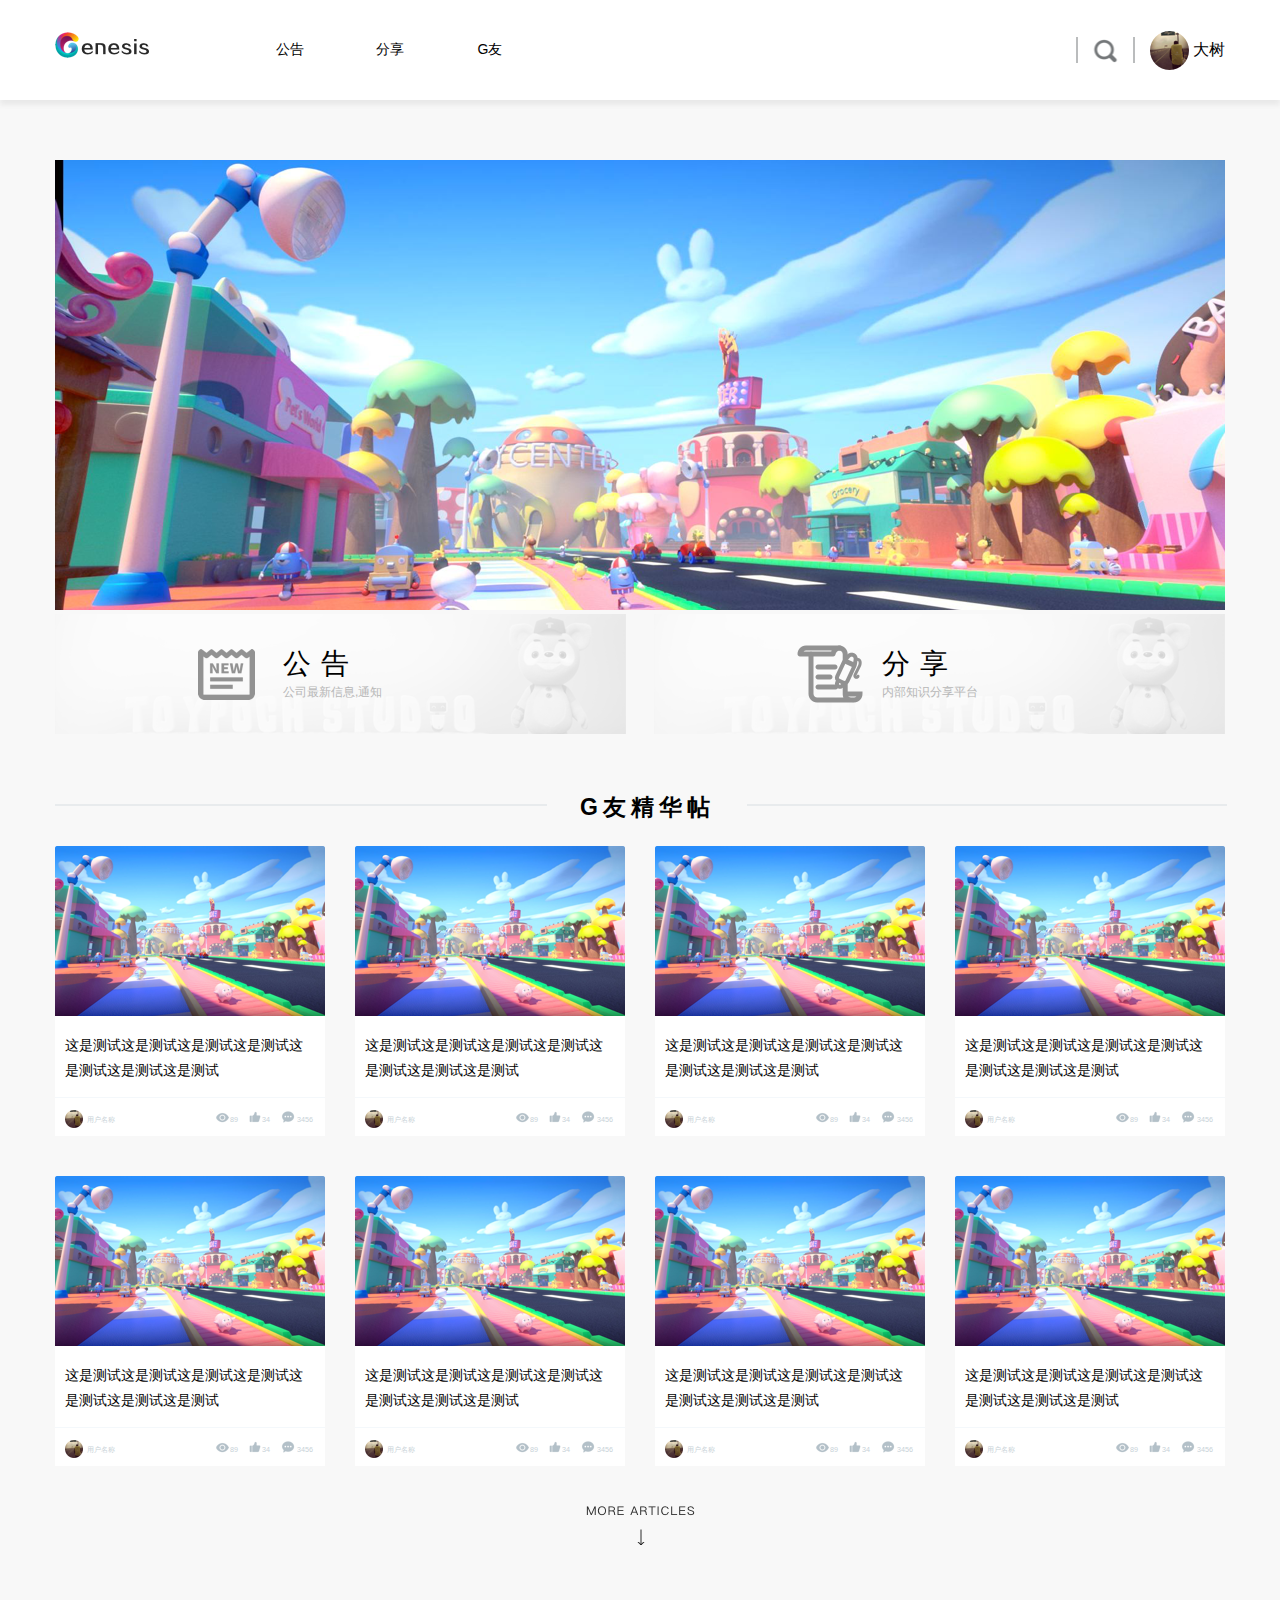
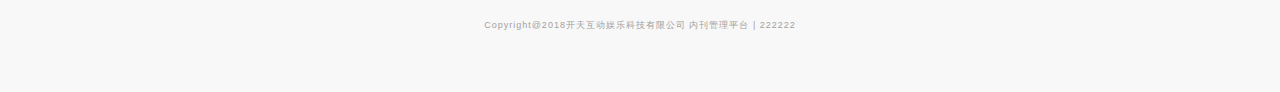
<file: index.html>
<!DOCTYPE html>
<html>
<head>
	<meta charset="UTF-8">
	<title>首页</title>
	<link rel="stylesheet" type="text/css" href="css/layout.css">
  
    <link rel="stylesheet" type="text/css" href="css/style.css">    
    <script  src="js/jquery.js"></script>
    <script  src="js/main.js"></script>
	</head>
<body>
    <header>  
        <div  id="fhead"  >
            <div  class="container">
                
               <div class="logo"><img   src="img/shouye/logo.png"></div>
                 <ul>
                	<li><a> 公告</a></li>               
                	<li><a> 分享</a></li>
                		<li><a> G友</a></li>
                </ul>
                
                <div  class="info">
                	<p  onclick="">
                	 <input type="text"  placeholder="请输入要查找的信息" id="invalue"> 
                	<img src="img/shouye/search.png" id="search">
                	</p>
                	 <img src="img/shouye/touxiang.png" >   
                	  <span>大树</span>
                </div>
            </div>
        </div>
    </header>
    
    
   

    	<div  class="content-box">
    		
    		
    		
            <div id="banner">
            	
            	<img src="img/shouye/banner.png">
            </div>
    		<div class="change_left">
    			<div class="limian">
    				<h2>公告</h2>
    				<p>公司最新信息,通知</p>
    			</div> 
    		</div>
    		<div class="change_right">
    			<div class="limian">
    				<h2>分享</h2>
    				<p>内部知识分享平台</p>
    			</div> 
    	
    	</div>
    	
    	<div class="clear"></div>
    		<div class="line">
    		<div  class="title"><p>G友精华帖</p></div>
    		</div>
    		
    		<div class="article">
    	  <ul>
    	  	<li>
    	  		<a><img  src="img/shouye/thumb.png"></a>

    	  		<p> 这是测试这是测试这是测试这是测试这是测试这是测试这是测试</p>
    	  		<div class="info">
    	  		<img class= "biao4" src="img/shouye/author.png"><span>用户名称</span>  
    	  		
    	  		  <a  class= "tu biao3"><img  src="img/shouye/comment.png"><span> 3456</span></a>
    	  		 <a class= "tu biao2"><img  src="img/shouye/like.png"><span> 34</span></a>
    	  		
    	  		 <a class= "tu biao1"><img   src="img/shouye/read.png"><span> 89</span></a>
    	  		</div>
    	  	</li>
    	  	
    	  	
    	  	<li>
    	  		<a><img  src="img/shouye/thumb.png"></a>

    	  		<p> 这是测试这是测试这是测试这是测试这是测试这是测试这是测试</p>
    	  		<div class="info">
    	  		<img class= "biao4" src="img/shouye/author.png"><span>用户名称</span>   	  
    	  		
    	  		  <a  class= "tu biao3"><img  src="img/shouye/comment.png"><span> 3456</span></a>
    	  		 <a class= "tu biao2"><img  src="img/shouye/like.png"><span> 34</span></a>
    	  		
    	  		 <a class= "tu biao1"><img   src="img/shouye/read.png"><span> 89</span></a>
    	  		</div>
    	  	</li>
    	  	<li>
    	  		<a><img  src="img/shouye/thumb.png"></a>

    	  		<p> 这是测试这是测试这是测试这是测试这是测试这是测试这是测试</p>
    	  		<div class="info">
    	  		<img class= "biao4" src="img/shouye/author.png"><span>用户名称</span>   	  
    	  		
    	  		  <a  class= "tu biao3"><img  src="img/shouye/comment.png"><span> 3456</span></a>
    	  		 <a class= "tu biao2"><img  src="img/shouye/like.png"><span> 34</span></a>
    	  		
    	  		 <a class= "tu biao1"><img   src="img/shouye/read.png"><span> 89</span></a>
    	  		</div>
    	  	</li>
    	  	<li>
    	  		<a><img  src="img/shouye/thumb.png"></a>

    	  		<p> 这是测试这是测试这是测试这是测试这是测试这是测试这是测试</p>
    	  		<div class="info">
    	  		<img class= "biao4" src="img/shouye/author.png"><span>用户名称</span>   	  
    	  		
    	  		  <a  class= "tu biao3"><img  src="img/shouye/comment.png"><span> 3456</span></a>
    	  		 <a class= "tu biao2"><img  src="img/shouye/like.png"><span> 34</span></a>
    	  		
    	  		 <a class= "tu biao1"><img   src="img/shouye/read.png"><span> 89</span></a>
    	  		</div>
    	  	</li>
    	  	
    	  	<li>
    	  		<a><img  src="img/shouye/thumb.png"></a>

    	  		<p> 这是测试这是测试这是测试这是测试这是测试这是测试这是测试</p>
    	  		<div class="info">
    	  		<img class= "biao4" src="img/shouye/author.png"><span>用户名称</span>   	  
    	  		
    	  		  <a  class= "tu biao3"><img  src="img/shouye/comment.png"><span> 3456</span></a>
    	  		 <a class= "tu biao2"><img  src="img/shouye/like.png"><span> 34</span></a>
    	  		
    	  		 <a class= "tu biao1"><img   src="img/shouye/read.png"><span> 89</span></a>
    	  		</div>
    	  	</li>
    	  	<li>
    	  		<a><img  src="img/shouye/thumb.png"></a>

    	  		<p> 这是测试这是测试这是测试这是测试这是测试这是测试这是测试</p>
    	  		<div class="info">
    	  		<img class= "biao4" src="img/shouye/author.png"><span>用户名称</span>   	  
    	  		
    	  		  <a  class= "tu biao3"><img  src="img/shouye/comment.png"><span> 3456</span></a>
    	  		 <a class= "tu biao2"><img  src="img/shouye/like.png"><span> 34</span></a>
    	  		
    	  		 <a class= "tu biao1"><img   src="img/shouye/read.png"><span> 89</span></a>
    	  		</div>
    	  	</li>
    	  	<li>
    	  		<a><img  src="img/shouye/thumb.png"></a>

    	  		<p> 这是测试这是测试这是测试这是测试这是测试这是测试这是测试</p>
    	  		<div class="info">
    	  		<img class= "biao4" src="img/shouye/author.png"><span>用户名称</span>   	  
    	  		
    	  		  <a  class= "tu biao3"><img  src="img/shouye/comment.png"><span> 3456</span></a>
    	  		 <a class= "tu biao2"><img  src="img/shouye/like.png"><span> 34</span></a>
    	  		
    	  		 <a class= "tu biao1"><img   src="img/shouye/read.png"><span> 89</span></a>
    	  		</div>
    	  	</li>
    	  	
    	  	<li>
    	  		<a><img  src="img/shouye/thumb.png"></a>

    	  		<p> 这是测试这是测试这是测试这是测试这是测试这是测试这是测试</p>
    	  		<div class="info">
    	  		<img class= "biao4" src="img/shouye/author.png"><span>用户名称</span>   	  
    	  		
    	  		  <a  class= "tu biao3"><img  src="img/shouye/comment.png"><span> 3456</span></a>
    	  		 <a class= "tu biao2"><img  src="img/shouye/like.png"><span> 34</span></a>
    	  		
    	  		 <a class= "tu biao1"><img   src="img/shouye/read.png"><span> 89</span></a>
    	  		</div>
    	  	</li>
    	  	
    	  	
    	  	
    	  	</ul>
    	  	</div>
    	  	          <div class="clear"></div>
    	       	<div   id="seemore"><img  src="img/shouye/seemore.png"></div>
    	  
    	 <div  id="more_article"  class="article">
    	  		<ul>
    	  		 		  	<li>
    	  		<a><img  src="img/shouye/thumb.png"></a>

    	  		<p> 这是测试这是测试这是测试这是测试这是测试这是测试这是测试</p>
    	  		<div class="info">
    	  		<img class= "biao4" src="img/shouye/author.png"><span>用户名称</span>   	  
    	  		
    	  		  <a  class= "tu biao3"><img  src="img/shouye/comment.png"><span> 3456</span></a>
    	  		 <a class= "tu biao2"><img  src="img/shouye/like.png"><span> 34</span></a>
    	  		
    	  		 <a class= "tu biao1"><img   src="img/shouye/read.png"><span> 89</span></a>
    	  		</div>
    	  	</li>
    	  	<li>
    	  		<a><img  src="img/shouye/thumb.png"></a>

    	  		<p> 这是测试这是测试这是测试这是测试这是测试这是测试这是测试</p>
    	  		<div class="info">
    	  		<img class= "biao4" src="img/shouye/author.png"><span>用户名称</span>   	  
    	  		
    	  		  <a  class= "tu biao3"><img  src="img/shouye/comment.png"><span> 3456</span></a>
    	  		 <a class= "tu biao2"><img  src="img/shouye/like.png"><span> 34</span></a>
    	  		
    	  		 <a class= "tu biao1"><img   src="img/shouye/read.png"><span> 89</span></a>
    	  		</div>
    	  	</li>
    	  	
    	  	<li>
    	  		<a><img  src="img/shouye/thumb.png"></a>

    	  		<p> 这是测试这是测试这是测试这是测试这是测试这是测试这是测试</p>
    	  		<div class="info">
    	  		<img class= "biao4" src="img/shouye/author.png"><span>用户名称</span>   	  
    	  		
    	  		  <a  class= "tu biao3"><img  src="img/shouye/comment.png"><span> 3456</span></a>
    	  		 <a class= "tu biao2"><img  src="img/shouye/like.png"><span> 34</span></a>   	  		
    	  		 <a class= "tu biao1"><img   src="img/shouye/read.png"><span> 89</span></a>
    	  		</div>
    	  	</li>
    	  	
    	  	<li>
    	  		<a><img  src="img/shouye/thumb.png"></a>

    	  		<p> 这是测试这是测试这是测试这是测试这是测试这是测试这是测试</p>
    	  		<div class="info">
    	  		<img class= "biao4" src="img/shouye/author.png"><span>用户名称</span>   	  
    	  		
    	  		  <a  class= "tu biao3"><img  src="img/shouye/comment.png"><span> 3456</span></a>
    	  		 <a class= "tu biao2"><img  src="img/shouye/like.png"><span> 34</span></a>
    	  		
    	  		 <a class= "tu biao1"><img   src="img/shouye/read.png"><span> 89</span></a>
    	  		</div>
    	  	</li>
    	  	
    	  		
    	  		
    	  		
    	  
    	  	
    	  
    	  	
    	  </ul>
    	  
    	  </div>
    	  
    	  

    	
        </div>   
        
        <div class="clear"></div>
  <footer>
    	
    	<p>Copyright@2018开天互动娱乐科技有限公司 内刊管理平台&nbsp;|&nbsp;222222</p>
    </footer>
  
   
    
</body>


</html>
</file>
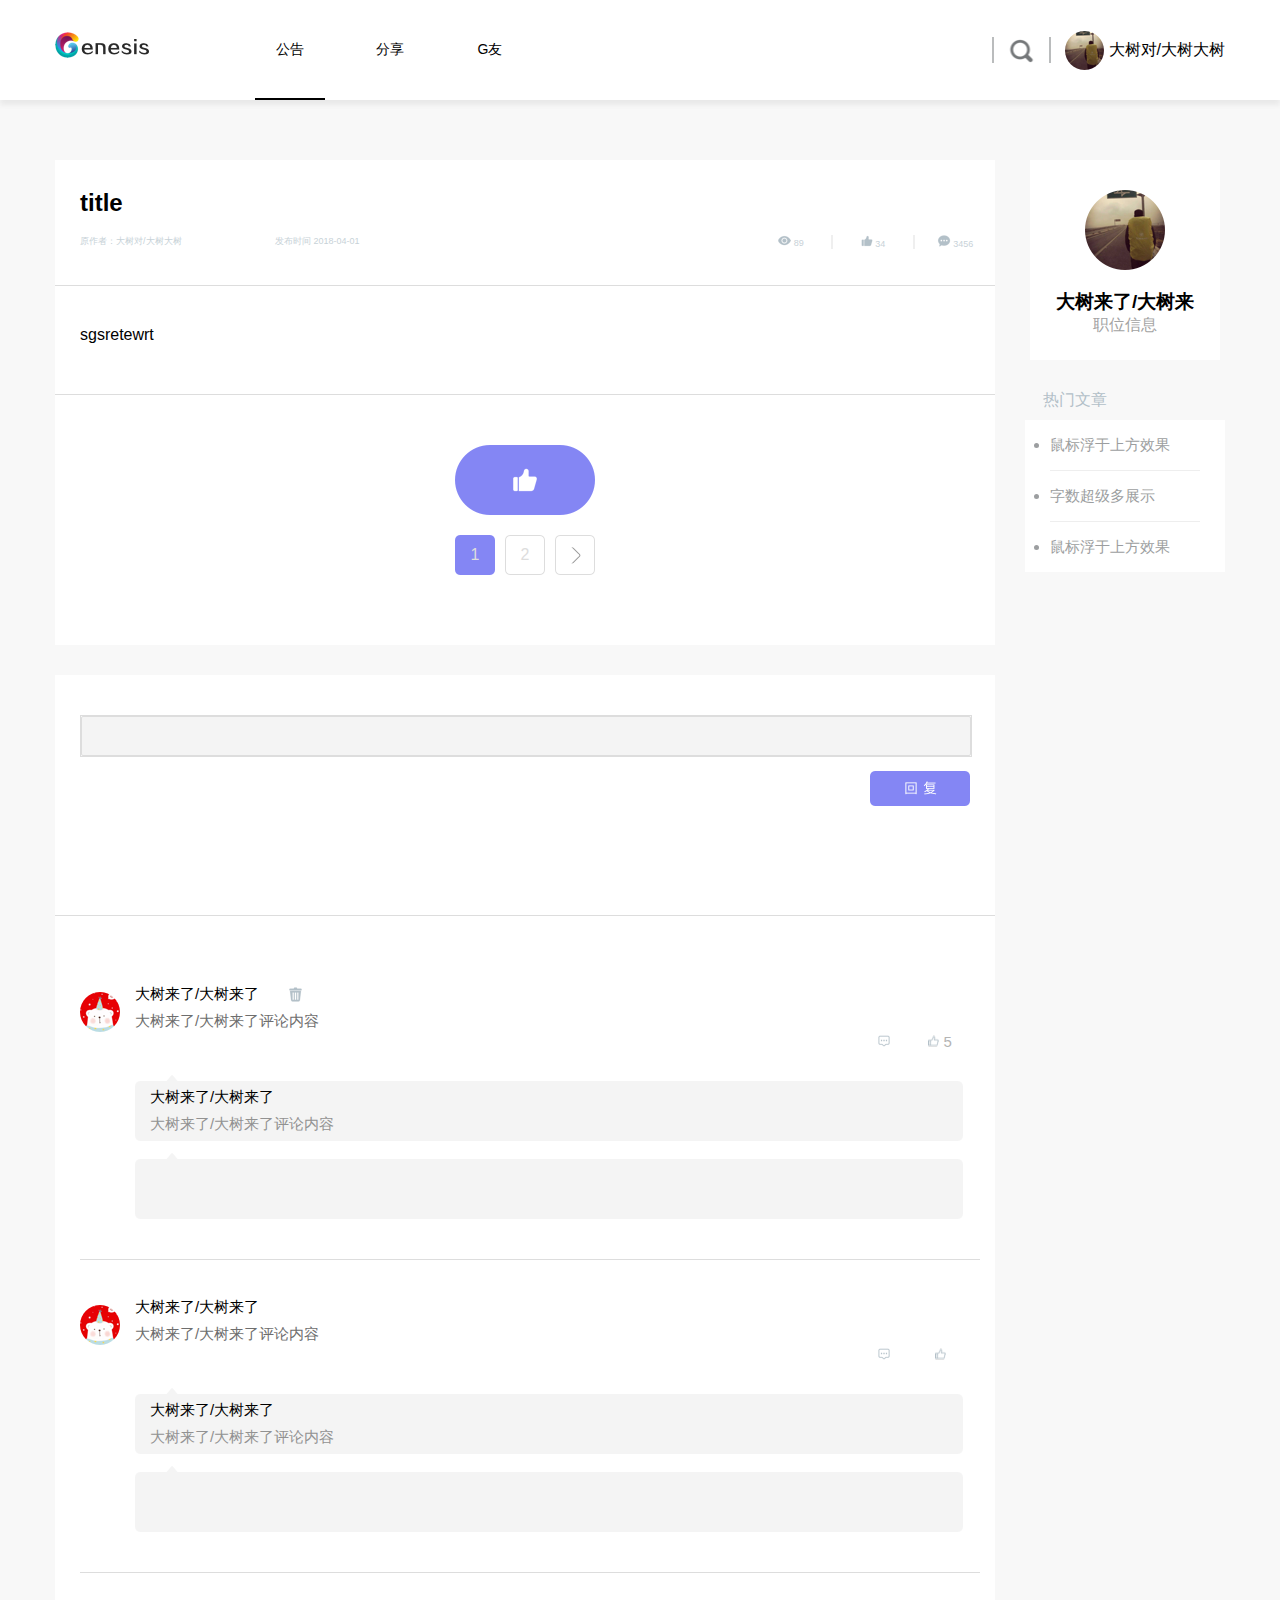
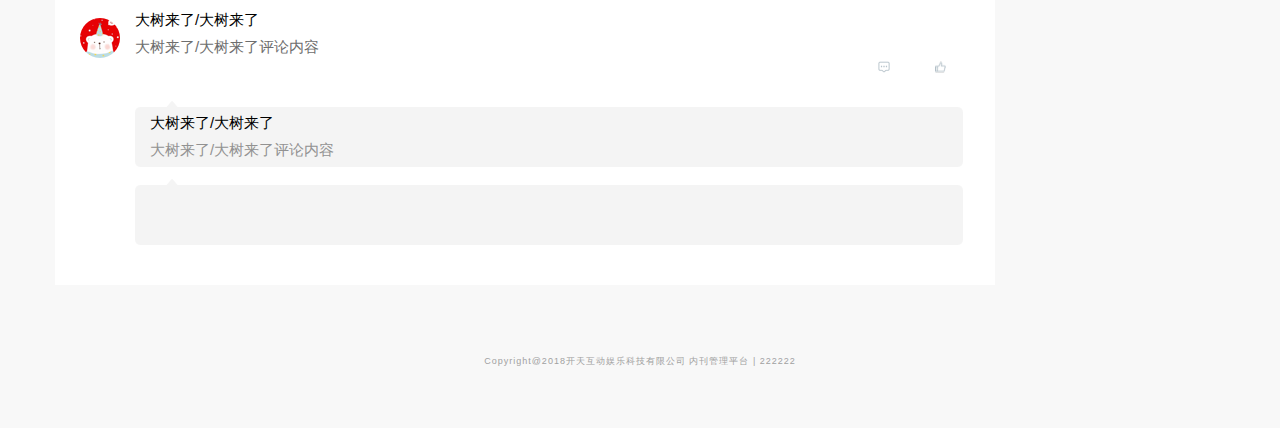
<file: content.html>
<!DOCTYPE html>
<html>
<head>
	<meta charset="UTF-8">
	<link rel="stylesheet" type="text/css" href="css/layout.css">
    <link rel="stylesheet" type="text/css" href="css/main.css">
 
    <script  src="js/jquery.js"></script>
    <script  src="js/main.js"></script>
</head>
<body>
     <header>  
        <div  id="fhead"  >
            <div  class="container">
                
               <div class="logo"><img src="img/shouye/logo.png"></div>
                 <ul>
                	<li  class="current"><a>公告</a></li>               
                	<li><a> 分享</a></li>
                    <li><a> G友</a></li>
                </ul>
                
                <div  class="info">
                	<p>
                	 <input type="text"  placeholder="请输入要查找的信息" id="invalue"> 
                	 <img src="img/shouye/search.png" id="search">   
                	</p>
                	 <img src="img/shouye/touxiang.png" >   
                	  <span>大树对/大树大树</span>
                </div>
            </div>
        </div>
    </header>
   

    	<div  class="content-box">
      <article>
      	<div  class="head"> 
      		
      		<h2>title</h2>
      		<p  class="info"> 原作者：大树对/大树大树 </p>
      		<p  class="info"> 发布时间  2018-04-01</p>
      		<p class= "tu biao3"><a  ><img  src="img/shouye/comment.png"><span> 3456</span></a></p>
    	    <p class= "tu biao2"> <a ><img  src="img/shouye/like.png"><span> 34</span></a></p>    	  		
            <p class= "tu biao1"> <a ><img   src="img/shouye/read.png"><span> 89</span></a></p>       		      	      		
      	</div>
      	
      		<div class="clear"></div>
	   <div  class="content">
	   	<p>
	   		
	   		sgsretewrt
	   	</p>
	   	
	   	
	   	
	   </div>
	   <div  class="fenye">
	   	
	   	<div class="both">
	   		
	   		<div  class="dianzan"  id="dianzan">
	   		
	   		 <div class="zan"  id="zan" >
	   			
	   			
	   		</div>
	   		
	   		</div>
	   		<ul>
	   				<a><li class="currentpage"><span>1</span></li></a>
	   				<a><li><span>2</span></li></a>
	   			    <a><li class="nextpage"></li></a>
	   		</ul>
	   	</div>
	 
	   	
	   </div>
	   <div  class="space"></div>
	   <div  class="reply">
	   	<div  class="replycon">
	   <textarea  class="replytext">  </textarea>
	   	<button type="submit" class="reply_submit"></button>
	   	</div>

	   </div>
	   <div  class="comment">
	   	
	   	<ul>
	   		
	   		<li class="first">	 
	   			<div class="com_head">
	   				<a  class="user_thumb"><img src="img/main/user_thumb.png" /></a>
	   			    <p  class="com_user">大树来了/大树来了<img src="img/main/com_del.png"></p>
	   				<p  class="com_con"  >大树来了/大树来了评论内容</p>
	   				<p  class="com_zan"   onclick="com_zan(this)"><img src="img/main/com_zan.png" />&nbsp;5</p>
	   			    <p  class="com_thumb"  onclick="com_thumb(this)"> <img src="img/main/com_thumb.png" /></p>
	   			</div>
	   			<ul huifu_ul>
	   				<li class="huifu">	   						   					
	   			     <p  class="com_user">大树来了/大树来了</p>
	   				 <p  class="com_con"  >大树来了/大树来了评论内容</p>
	   					
	   				</li>
	   				<li class="huifu"></li>
	   			</ul>
	   		    <div class="com_show">
	   			<textarea class="com_reply"></textarea>
	   			 	<button type="submit" class="com_submit"></button>
	   		   </div>
	   			
	   		</li>
	   		
	   		
	   		
	   		
	   		<li>	 
	   			<div class="com_head">
	   				<a  class="user_thumb"><img src="img/main/user_thumb.png" /></a>
	   			    <p  class="com_user">大树来了/大树来了</p>
	   				<p  class="com_con"  >大树来了/大树来了评论内容</p>
	   				<p  class="com_zan"   ><img src="img/main/com_zan.png" /></p>
	   			    <p  class="com_thumb"  onclick="com_thumb(this)"> <img src="img/main/com_thumb.png" /></p>
	   			</div>
	   			
	   			<ul calss="huifu_ul">
	   				<li class="huifu">	   						   					
	   			     <p  class="com_user">大树来了/大树来了</p>
	   				 <p  class="com_con"  >大树来了/大树来了评论内容</p>
	   					
	   				</li>
	   				<li class="huifu"></li>
	   			</ul>
	   		    <div class="com_show">
	   			<textarea class="com_reply"></textarea>
	   				
	   			
	   			 	<button type="submit" class="com_submit"></button>
	   		   </div>
	   			
	   		</li>
	   		
	   	<li>	 
	   			<div class="com_head">
	   				<a  class="user_thumb"><img src="img/main/user_thumb.png" /></a>
	   			    <p  class="com_user">大树来了/大树来了</p>
	   				<p  class="com_con"  >大树来了/大树来了评论内容</p>
	   				<p  class="com_zan"   ><img src="img/main/com_zan.png" /></p>
	   			    <p  class="com_thumb"  onclick="com_thumb(this)"> <img src="img/main/com_thumb.png" /></p>
	   			</div>
	   			<ul huifu_ul>
	   				<li class="huifu">	   						   					
	   			     <p  class="com_user">大树来了/大树来了</p>
	   				 <p  class="com_con"  >大树来了/大树来了评论内容</p>
	   					
	   				</li>
	   				<li class="huifu"></li>
	   			</ul>
	   			
	   		    <div class="com_show">
	   			<textarea class="com_reply"></textarea>
	   				
	   			
	   			 	<button type="submit" class="com_submit"></button>
	   		   </div>
	   			
	   		</li>
	   	
	   	</ul>
	   	
	   </div>
	
	  </article>
    		
    	 <aside>
    	 	<div  class="user">
    	 		
    	 		<img src="img/main/author.png">
    	 		
    	 		<h3>大树来了/大树来</h3>
    	 		<p>
    	 			
    	 			职位信息
    	 		</p>
    	 	</div>
    	 	<div  class="hot_art">
    	 		
    	 		热门文章
    	 	</div>
    	 	<ul>
    	 		<li class="first">    	 			
    	 			<a>鼠标浮于上方效果</a>
    	 		</li>
    	 		<li>    	 			
    	 			<a>字数超级多展示</a>
    	 		</li>
    	 		<li>    	 			
    	 			<a>鼠标浮于上方效果</a>
    	 		</li>
    	 	</ul>
    	 	
    	 </aside>
        </div>
        
         <div class="clear"></div>
  <footer>
    	
    	<p>Copyright@2018开天互动娱乐科技有限公司 内刊管理平台&nbsp;|&nbsp;222222</p>
    </footer>
    	
    	
    
    
    
</body>
</html>
</file>
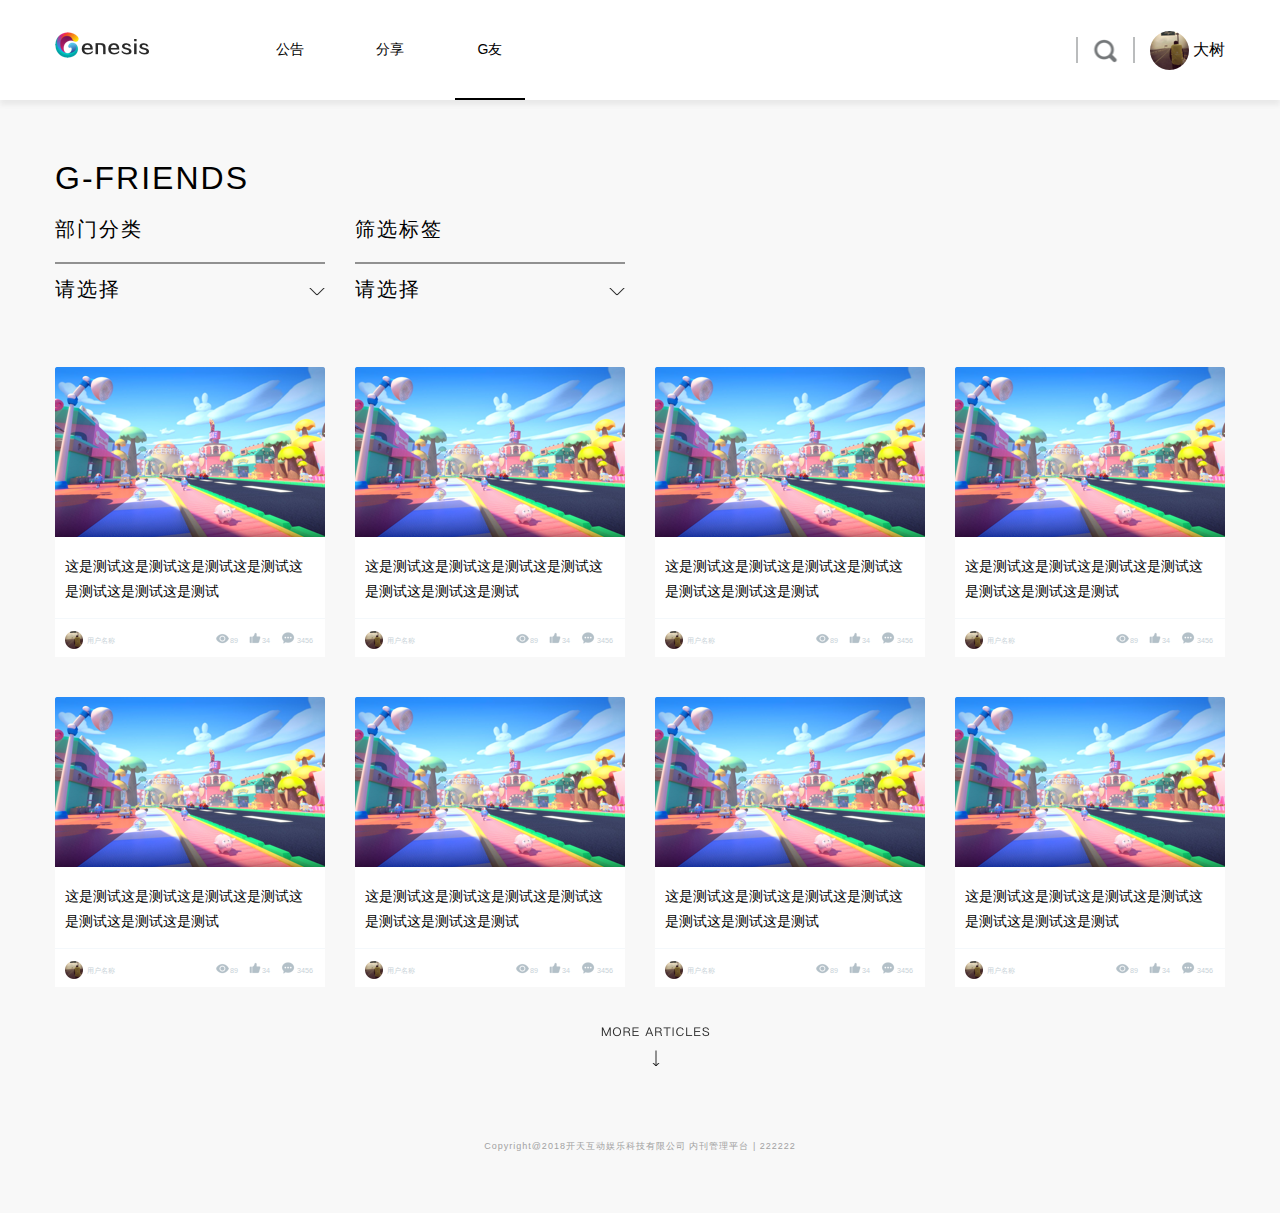
<file: gyou.html>
<!DOCTYPE html>
<html>
<head>
	<meta charset="UTF-8">
	<title>G友</title>
	<link rel="stylesheet" type="text/css" href="css/layout.css">
   
    <link rel="stylesheet" type="text/css" href="css/style.css">    
    <script  src="js/jquery.js"></script>
    <script  src="js/main.js"></script>
	</head>
<body>
    <header>  
        <div  id="fhead"  >
            <div  class="container">
                
               <div class="logo"><img   src="img/shouye/logo.png"></div>
                 <ul>
                	<li><a> 公告</a></li>
                	<li><a> 分享</a></li>
                	<li class="current"><a> G友</a></li>
                </ul>
                
                <div  class="info">
                	<p  >
                	 <input type="text"  placeholder="请输入要查找的信息" id="invalue"> 
                	 <img src="img/shouye/search.png" id="search">   
                	</p>
                	 <img src="img/shouye/touxiang.png" >   
                	  <span>大树</span>
                </div>
            </div>
        </div>
    </header>
    
    
 

    	<div  class="content-box">
           
    		
    	
    <h1 class="gfriends">G-FRIENDS</h1>
    		
    	<div class="choice left">
    		<h2> 部门分类</h2>
    		
 
    		<a id="xiala">
    <input   type="text" class="xiala" value="请选择" id="xl_input" readonly><img src="img/gyou/xiala.png"></a>
    		<div class="clear"></div>
    			<ul class="kuang"  id="kuang">
    				<a><li>信息部</li></a>
    				<a><li>人力部</li></a>
    				<a><li>资源部</li></a>
    				<a><li>技术部</li></a>
    			</ul>
    		
    	</div>
    	
    	<div class="choice right">
    		
    		<h2> 筛选标签</h2>
    		<a id="right_xiala"> 
    	<input   type="text" class="xiala" value="请选择" id="rightxl_input" readonly><img src="img/gyou/xiala.png"></a>
    		<div class="clear"></div>
    			<ul class="kuang"  id="right_kuang">
    				<a><li>浏览量</li></a>
    				<a><li>评论量</li></a>
    				<a><li>阅读量</li></a>
    				<a><li>点赞量</li></a>
    			</ul>
    	</div>
    	
    	
    		<div class="clear"></div>
    		<div  class="article">
    	  <ul>
    	  	<li>
    	  		<a><img  src="img/shouye/thumb.png"></a>

    	  		<p> 这是测试这是测试这是测试这是测试这是测试这是测试这是测试</p>
    	  		<div class="info">
    	  		<img class= "biao4" src="img/shouye/author.png"><span>用户名称</span>  
    	  		
    	  		  <a  class= "tu biao3"><img  src="img/shouye/comment.png"><span> 3456</span></a>
    	  		 <a class= "tu biao2"><img  src="img/shouye/like.png"><span> 34</span></a>
    	  		
    	  		 <a class= "tu biao1"><img   src="img/shouye/read.png"><span> 89</span></a>
    	  		</div>
    	  	</li>
    	  	
    	  	
    	  	<li>
    	  		<a><img  src="img/shouye/thumb.png"></a>

    	  		<p> 这是测试这是测试这是测试这是测试这是测试这是测试这是测试</p>
    	  		<div class="info">
    	  		<img class= "biao4" src="img/shouye/author.png"><span>用户名称</span>   	  
    	  		
    	  		  <a  class= "tu biao3"><img  src="img/shouye/comment.png"><span> 3456</span></a>
    	  		 <a class= "tu biao2"><img  src="img/shouye/like.png"><span> 34</span></a>
    	  		
    	  		 <a class= "tu biao1"><img   src="img/shouye/read.png"><span> 89</span></a>
    	  		</div>
    	  	</li>
    	  	<li>
    	  		<a><img  src="img/shouye/thumb.png"></a>

    	  		<p> 这是测试这是测试这是测试这是测试这是测试这是测试这是测试</p>
    	  		<div class="info">
    	  		<img class= "biao4" src="img/shouye/author.png"><span>用户名称</span>   	  
    	  		
    	  		  <a  class= "tu biao3"><img  src="img/shouye/comment.png"><span> 3456</span></a>
    	  		 <a class= "tu biao2"><img  src="img/shouye/like.png"><span> 34</span></a>
    	  		
    	  		 <a class= "tu biao1"><img   src="img/shouye/read.png"><span> 89</span></a>
    	  		</div>
    	  	</li>
    	  	<li>
    	  		<a><img  src="img/shouye/thumb.png"></a>

    	  		<p> 这是测试这是测试这是测试这是测试这是测试这是测试这是测试</p>
    	  		<div class="info">
    	  		<img class= "biao4" src="img/shouye/author.png"><span>用户名称</span>   	  
    	  		
    	  		  <a  class= "tu biao3"><img  src="img/shouye/comment.png"><span> 3456</span></a>
    	  		 <a class= "tu biao2"><img  src="img/shouye/like.png"><span> 34</span></a>
    	  		
    	  		 <a class= "tu biao1"><img   src="img/shouye/read.png"><span> 89</span></a>
    	  		</div>
    	  	</li>
    	  	
    	  	<li>
    	  		<a><img  src="img/shouye/thumb.png"></a>

    	  		<p> 这是测试这是测试这是测试这是测试这是测试这是测试这是测试</p>
    	  		<div class="info">
    	  		<img class= "biao4" src="img/shouye/author.png"><span>用户名称</span>   	  
    	  		
    	  		  <a  class= "tu biao3"><img  src="img/shouye/comment.png"><span> 3456</span></a>
    	  		 <a class= "tu biao2"><img  src="img/shouye/like.png"><span> 34</span></a>
    	  		
    	  		 <a class= "tu biao1"><img   src="img/shouye/read.png"><span> 89</span></a>
    	  		</div>
    	  	</li>
    	  	<li>
    	  		<a><img  src="img/shouye/thumb.png"></a>

    	  		<p> 这是测试这是测试这是测试这是测试这是测试这是测试这是测试</p>
    	  		<div class="info">
    	  		<img class= "biao4" src="img/shouye/author.png"><span>用户名称</span>   	  
    	  		
    	  		  <a  class= "tu biao3"><img  src="img/shouye/comment.png"><span> 3456</span></a>
    	  		 <a class= "tu biao2"><img  src="img/shouye/like.png"><span> 34</span></a>
    	  		
    	  		 <a class= "tu biao1"><img   src="img/shouye/read.png"><span> 89</span></a>
    	  		</div>
    	  	</li>
    	  	<li>
    	  		<a><img  src="img/shouye/thumb.png"></a>

    	  		<p> 这是测试这是测试这是测试这是测试这是测试这是测试这是测试</p>
    	  		<div class="info">
    	  		<img class= "biao4" src="img/shouye/author.png"><span>用户名称</span>   	  
    	  		
    	  		  <a  class= "tu biao3"><img  src="img/shouye/comment.png"><span> 3456</span></a>
    	  		 <a class= "tu biao2"><img  src="img/shouye/like.png"><span> 34</span></a>
    	  		
    	  		 <a class= "tu biao1"><img   src="img/shouye/read.png"><span> 89</span></a>
    	  		</div>
    	  	</li>
    	  	
    	  	<li>
    	  		<a><img  src="img/shouye/thumb.png"></a>

    	  		<p> 这是测试这是测试这是测试这是测试这是测试这是测试这是测试</p>
    	  		<div class="info">
    	  		<img class= "biao4" src="img/shouye/author.png"><span>用户名称</span>   	  
    	  		
    	  		  <a  class= "tu biao3"><img  src="img/shouye/comment.png"><span> 3456</span></a>
    	  		 <a class= "tu biao2"><img  src="img/shouye/like.png"><span> 34</span></a>
    	  		
    	  		 <a class= "tu biao1"><img   src="img/shouye/read.png"><span> 89</span></a>
    	  		</div>
    	  	</li>
    	  	
    	  	
    	  	
    	  	</ul>
    	  	<div class="clear"></div>
    	       	<div   id="seemore"><img  src="img/shouye/seemore.png"></div>
    	  
    	  		<div  id="more_article" class="article">
    	  		<ul>
    	  		 		  	<li>
    	  		<a><img  src="img/shouye/thumb.png"></a>

    	  		<p> 这是测试这是测试这是测试这是测试这是测试这是测试这是测试</p>
    	  		<div class="info">
    	  		<img class= "biao4" src="img/shouye/author.png"><span>用户名称</span>   	  
    	  		
    	  		  <a  class= "tu biao3"><img  src="img/shouye/comment.png"><span> 3456</span></a>
    	  		 <a class= "tu biao2"><img  src="img/shouye/like.png"><span> 34</span></a>
    	  		
    	  		 <a class= "tu biao1"><img   src="img/shouye/read.png"><span> 89</span></a>
    	  		</div>
    	  	</li>
    	  	<li>
    	  		<a><img  src="img/shouye/thumb.png"></a>

    	  		<p> 这是测试这是测试这是测试这是测试这是测试这是测试这是测试</p>
    	  		<div class="info">
    	  		<img class= "biao4" src="img/shouye/author.png"><span>用户名称</span>   	  
    	  		
    	  		  <a  class= "tu biao3"><img  src="img/shouye/comment.png"><span> 3456</span></a>
    	  		 <a class= "tu biao2"><img  src="img/shouye/like.png"><span> 34</span></a>
    	  		
    	  		 <a class= "tu biao1"><img   src="img/shouye/read.png"><span> 89</span></a>
    	  		</div>
    	  	</li>
    	  	
    	  	<li>
    	  		<a><img  src="img/shouye/thumb.png"></a>

    	  		<p> 这是测试这是测试这是测试这是测试这是测试这是测试这是测试</p>
    	  		<div class="info">
    	  		<img class= "biao4" src="img/shouye/author.png"><span>用户名称</span>   	  
    	  		
    	  		  <a  class= "tu biao3"><img  src="img/shouye/comment.png"><span> 3456</span></a>
    	  		 <a class= "tu biao2"><img  src="img/shouye/like.png"><span> 34</span></a>   	  		
    	  		 <a class= "tu biao1"><img   src="img/shouye/read.png"><span> 89</span></a>
    	  		</div>
    	  	</li>
    	  	
    	  	<li>
    	  		<a><img  src="img/shouye/thumb.png"></a>

    	  		<p> 这是测试这是测试这是测试这是测试这是测试这是测试这是测试</p>
    	  		<div class="info">
    	  		<img class= "biao4" src="img/shouye/author.png"><span>用户名称</span>   	  
    	  		
    	  		  <a  class= "tu biao3"><img  src="img/shouye/comment.png"><span> 3456</span></a>
    	  		 <a class= "tu biao2"><img  src="img/shouye/like.png"><span> 34</span></a>
    	  		
    	  		 <a class= "tu biao1"><img   src="img/shouye/read.png"><span> 89</span></a>
    	  		</div>
    	  	</li>
    	  	
    	  		
    	  		
    	  		
    	  
    	  	
    	  
    	  	
    	  </ul>
    	  
    	  </div>
    	  
    	  

    	</div>    	
        </div>   
        
        <div class="clear"></div>
  <footer>
    	
    	<p>Copyright@2018开天互动娱乐科技有限公司 内刊管理平台&nbsp;|&nbsp;222222</p>
    </footer>

   
    
</body>
</html>
</file>
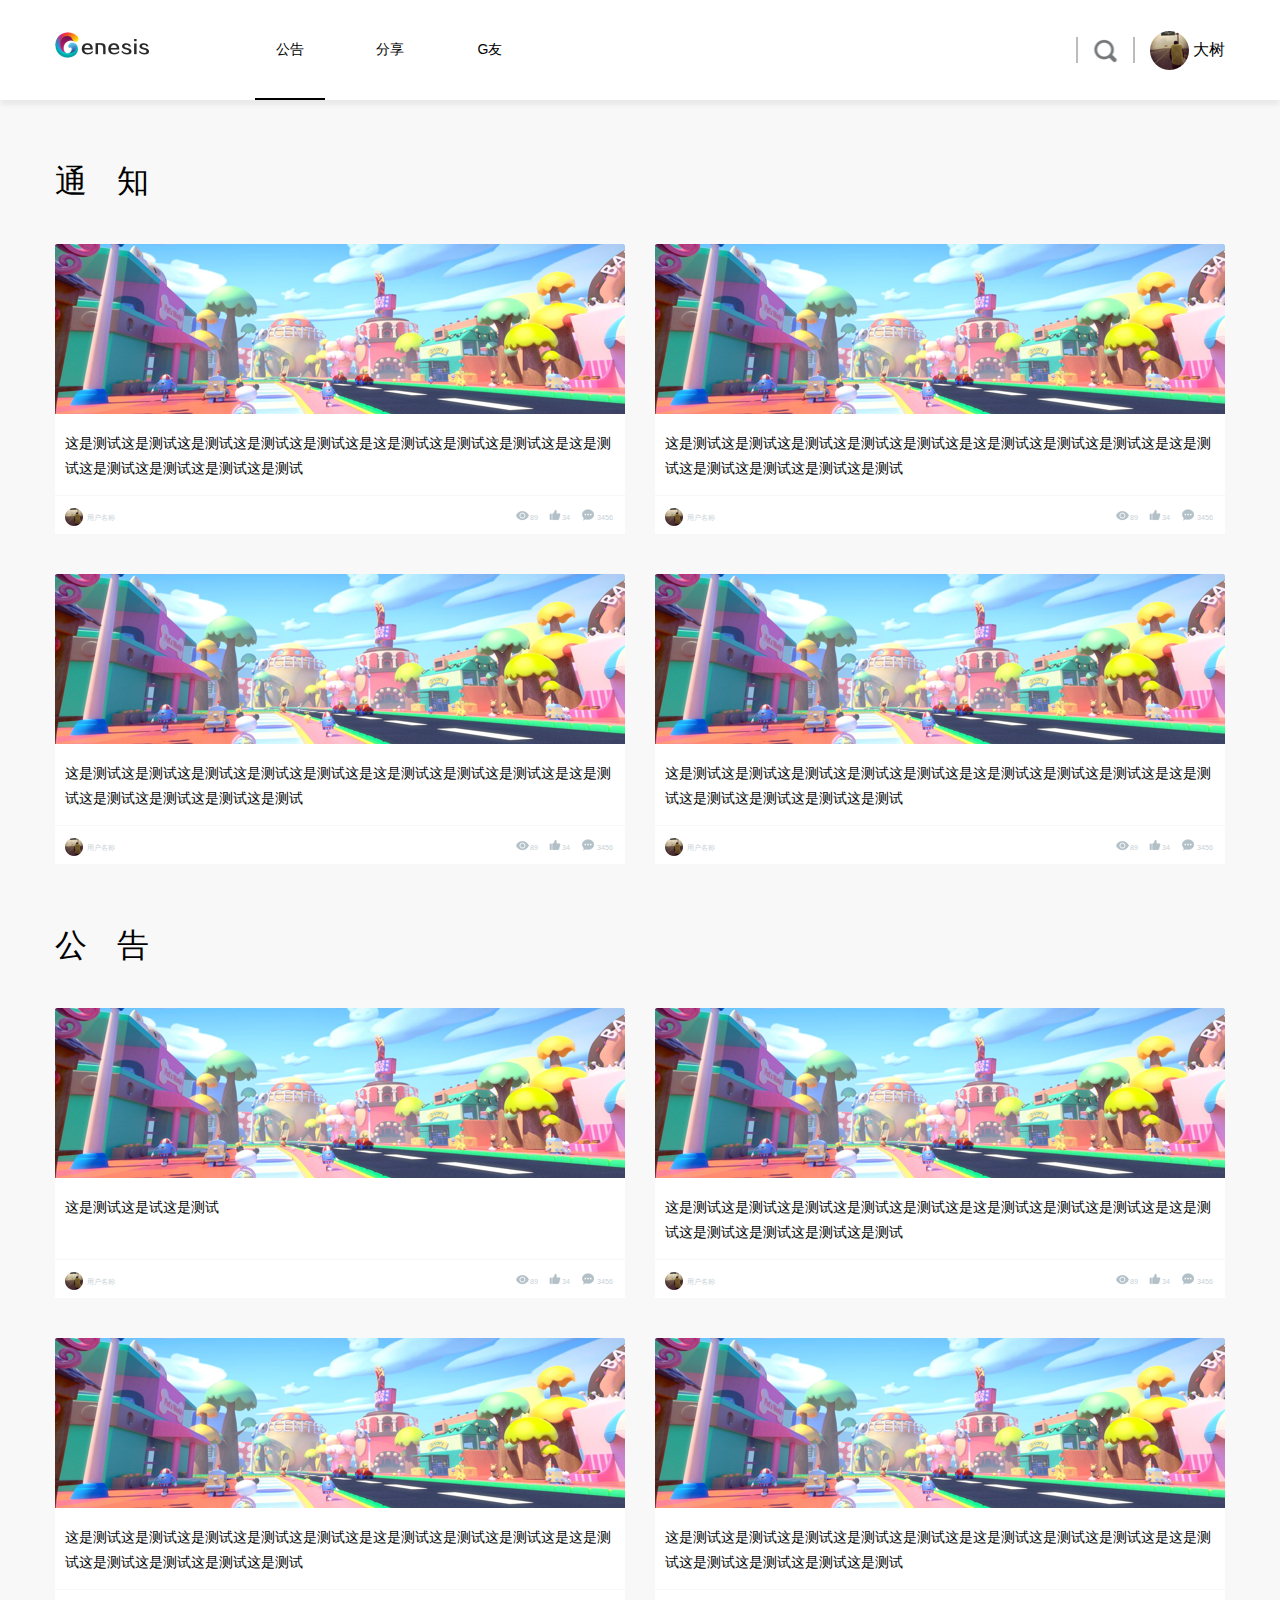
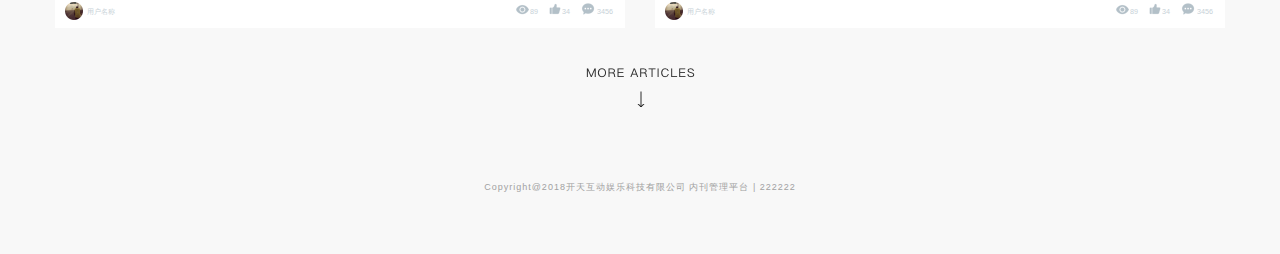
<file: notice.html>
<!DOCTYPE html>
<html>
<head>
	<meta charset="UTF-8">
	<title>公告</title>
	<link rel="stylesheet" type="text/css" href="css/layout.css">

    <link rel="stylesheet" type="text/css" href="css/style.css">
    <script  src="js/jquery.js"></script>
    <script  src="js/main.js"></script>
</head>
<body>
     <header>  
        <div  id="fhead"  >
            <div  class="container">
                
               <div class="logo"><img   src="img/shouye/logo.png"></div>
                 <ul>
                	<li  class="current"><a> 公告</a></li>               
                	<li><a> 分享</a></li>
                		<li><a> G友</a></li>
                </ul>
                
                <div  class="info">
                	<p  >
                	 <input type="text"  placeholder="请输入要查找的信息" id="invalue"> 
                	 <img src="img/shouye/search.png" id="search">   
                	</p>
                	 <img src="img/shouye/touxiang.png" >   
                	  <span>大树</span>
                </div>
            </div>
        </div>
    </header>
    <div  id="content">

    	<div  class="content-box">

    		<h1>通知</h1>
    				<div class="article notice">
    	  <ul>
    	  	<li>
    	  		<a><img  src="img/notice/article.png"></a>

    	  		<p> 这是测试这是测试这是测试这是测试这是测试这是这是测试这是测试这是测试这是这是测试这是测试这是测试这是测试这是测试</p>
    	  		<div class="info">
    	  		<img class= "biao4" src="img/shouye/author.png"><span>用户名称</span>     	  		
    	  		  <a  class= "tu biao3"><img  src="img/shouye/comment.png"><span> 3456</span></a>
    	  		 <a class= "tu biao2"><img  src="img/shouye/like.png"><span> 34</span></a>
    	  		
    	  		 <a class= "tu biao1"><img   src="img/shouye/read.png"><span> 89</span></a>
    	  		</div>
    	  	</li>
    	  	<li>
    	  		<a><img  src="img/notice/article.png"></a>

    	  		<p> 这是测试这是测试这是测试这是测试这是测试这是这是测试这是测试这是测试这是这是测试这是测试这是测试这是测试这是测试</p>
    	  		<div class="info">
    	  		<img class= "biao4" src="img/shouye/author.png"><span>用户名称</span>  
    	  		
    	  		  <a  class= "tu biao3"><img  src="img/shouye/comment.png"><span> 3456</span></a>
    	  		 <a class= "tu biao2"><img  src="img/shouye/like.png"><span> 34</span></a>
    	  		
    	  		 <a class= "tu biao1"><img   src="img/shouye/read.png"><span> 89</span></a>
    	  		</div>
    	  	</li>
    	  	<li>
    	  		<a><img  src="img/notice/article.png"></a>

    	  		<p> 这是测试这是测试这是测试这是测试这是测试这是这是测试这是测试这是测试这是这是测试这是测试这是测试这是测试这是测试</p>
    	  		<div class="info">
    	  		<img class= "biao4" src="img/shouye/author.png"><span>用户名称</span>     	  		
    	  		  <a  class= "tu biao3"><img  src="img/shouye/comment.png"><span> 3456</span></a>
    	  		 <a class= "tu biao2"><img  src="img/shouye/like.png"><span> 34</span></a>
    	  		
    	  		 <a class= "tu biao1"><img   src="img/shouye/read.png"><span> 89</span></a>
    	  		</div>
    	  	</li>
    	  	<li>
    	  		<a><img  src="img/notice/article.png"></a>

    	  		<p> 这是测试这是测试这是测试这是测试这是测试这是这是测试这是测试这是测试这是这是测试这是测试这是测试这是测试这是测试</p>
    	  		<div class="info">
    	  		<img class= "biao4" src="img/shouye/author.png"><span>用户名称</span>  
    	  		
    	  		  <a  class= "tu biao3"><img  src="img/shouye/comment.png"><span> 3456</span></a>
    	  		 <a class= "tu biao2"><img  src="img/shouye/like.png"><span> 34</span></a>
    	  		
    	  		 <a class= "tu biao1"><img   src="img/shouye/read.png"><span> 89</span></a>
    	  		</div>
    	  	</li>
    	  	 </ul>
    	  	 	
    	  	 	
    	  	 	
    	  	 	
    	  	 	
    	  </div>
    	  <div class="clear"></div>
             <h1  class="gonggao">公告</h1>
    	<div class="article notice">
    	  <ul>
    	  	<li>
    	  		<a><img  src="img/notice/article.png"></a>

    	  		<p> 这是测试这是试这是测试</p>
    	  		<div class="info">
    	  		<img class= "biao4" src="img/shouye/author.png"><span>用户名称</span>     	  		
    	  		  <a  class= "tu biao3"><img  src="img/shouye/comment.png"><span> 3456</span></a>
    	  		 <a class= "tu biao2"><img  src="img/shouye/like.png"><span> 34</span></a>
    	  		
    	  		 <a class= "tu biao1"><img   src="img/shouye/read.png"><span> 89</span></a>
    	  		</div>
    	  	</li>
    	  	<li>
    	  		<a><img  src="img/notice/article.png"></a>

    	  		<p> 这是测试这是测试这是测试这是测试这是测试这是这是测试这是测试这是测试这是这是测试这是测试这是测试这是测试这是测试</p>
    	  		<div class="info">
    	  		<img class= "biao4" src="img/shouye/author.png"><span>用户名称</span>  
    	  		
    	  		  <a  class= "tu biao3"><img  src="img/shouye/comment.png"><span> 3456</span></a>
    	  		 <a class= "tu biao2"><img  src="img/shouye/like.png"><span> 34</span></a>
    	  		
    	  		 <a class= "tu biao1"><img   src="img/shouye/read.png"><span> 89</span></a>
    	  		</div>
    	  	</li>
    	  	<li>
    	  		<a><img  src="img/notice/article.png"></a>

    	  		<p> 这是测试这是测试这是测试这是测试这是测试这是这是测试这是测试这是测试这是这是测试这是测试这是测试这是测试这是测试</p>
    	  		<div class="info">
    	  		<img class= "biao4" src="img/shouye/author.png"><span>用户名称</span>     	  		
    	  		  <a  class= "tu biao3"><img  src="img/shouye/comment.png"><span> 3456</span></a>
    	  		 <a class= "tu biao2"><img  src="img/shouye/like.png"><span> 34</span></a>
    	  		
    	  		 <a class= "tu biao1"><img   src="img/shouye/read.png"><span> 89</span></a>
    	  		</div>
    	  	</li>
    	  	<li>
    	  		<a><img  src="img/notice/article.png"></a>

    	  		<p> 这是测试这是测试这是测试这是测试这是测试这是这是测试这是测试这是测试这是这是测试这是测试这是测试这是测试这是测试</p>
    	  		<div class="info">
    	  		<img class= "biao4" src="img/shouye/author.png"><span>用户名称</span>  
    	  		
    	  		  <a  class= "tu biao3"><img  src="img/shouye/comment.png"><span> 3456</span></a>
    	  		 <a class= "tu biao2"><img  src="img/shouye/like.png"><span> 34</span></a>
    	  		
    	  		 <a class= "tu biao1"><img   src="img/shouye/read.png"><span> 89</span></a>
    	  		</div>
    	  	</li>
    	  	 <ul>
    	  	 	
    	  	 	
    	  	 	
    	  	 	
    	  	 	
    	  </div>
    	  
    	  	<div class="clear"></div>
    	       	<div   id="seemore"><img  src="img/shouye/seemore.png"></div>
    	       	
    	       	<div id="more_article" class="article notice">
    	  <ul>
    	  	<li>
    	  		<a><img  src="img/notice/article.png"></a>

    	  		<p> 这是测试这是试这是测试</p>
    	  		<div class="info">
    	  		<img class= "biao4" src="img/shouye/author.png"><span>用户名称</span>     	  		
    	  		  <a  class= "tu biao3"><img  src="img/shouye/comment.png"><span> 3456</span></a>
    	  		 <a class= "tu biao2"><img  src="img/shouye/like.png"><span> 34</span></a>
    	  		
    	  		 <a class= "tu biao1"><img   src="img/shouye/read.png"><span> 89</span></a>
    	  		</div>
    	  	</li>
    	  	<li>
    	  		<a><img  src="img/notice/article.png"></a>

    	  		<p> 这是测试这是测试这是测试这是测试这是测试这是这是测试这是测试这是测试这是这是测试这是测试这是测试这是测试这是测试</p>
    	  		<div class="info">
    	  		<img class= "biao4" src="img/shouye/author.png"><span>用户名称</span>  
    	  		
    	  		  <a  class= "tu biao3"><img  src="img/shouye/comment.png"><span> 3456</span></a>
    	  		 <a class= "tu biao2"><img  src="img/shouye/like.png"><span> 34</span></a>
    	  		
    	  		 <a class= "tu biao1"><img   src="img/shouye/read.png"><span> 89</span></a>
    	  		</div>
    	  	</li>
    	  	<li>
    	  		<a><img  src="img/notice/article.png"></a>

    	  		<p> 这是测试这是测试这是测试这是测试这是测试这是这是测试这是测试这是测试这是这是测试这是测试这是测试这是测试这是测试</p>
    	  		<div class="info">
    	  		<img class= "biao4" src="img/shouye/author.png"><span>用户名称</span>     	  		
    	  		  <a  class= "tu biao3"><img  src="img/shouye/comment.png"><span> 3456</span></a>
    	  		 <a class= "tu biao2"><img  src="img/shouye/like.png"><span> 34</span></a>
    	  		
    	  		 <a class= "tu biao1"><img   src="img/shouye/read.png"><span> 89</span></a>
    	  		</div>
    	  	</li>
    	  	<li>
    	  		<a><img  src="img/notice/article.png"></a>

    	  		<p> 这是测试这是测试这是测试这是测试这是测试这是这是测试这是测试这是测试这是这是测试这是测试这是测试这是测试这是测试</p>
    	  		<div class="info">
    	  		<img class= "biao4" src="img/shouye/author.png"><span>用户名称</span>  
    	  		
    	  		  <a  class= "tu biao3"><img  src="img/shouye/comment.png"><span> 3456</span></a>
    	  		 <a class= "tu biao2"><img  src="img/shouye/like.png"><span> 34</span></a>
    	  		
    	  		 <a class= "tu biao1"><img   src="img/shouye/read.png"><span> 89</span></a>
    	  		</div>
    	  	</li>
    	  	 <ul>
    	  	 	
    	  	 	
    	  	 	
    	  	 	
    	  	 	
    	  </div>
    	  
    	    
        </div>
        
         <div class="clear"></div>
  <footer>
    	
    	<p>Copyright@2018开天互动娱乐科技有限公司 内刊管理平台&nbsp;|&nbsp;222222</p>
    </footer>
    	
    	
    </div>
    
    
</body>
</html>
</file>
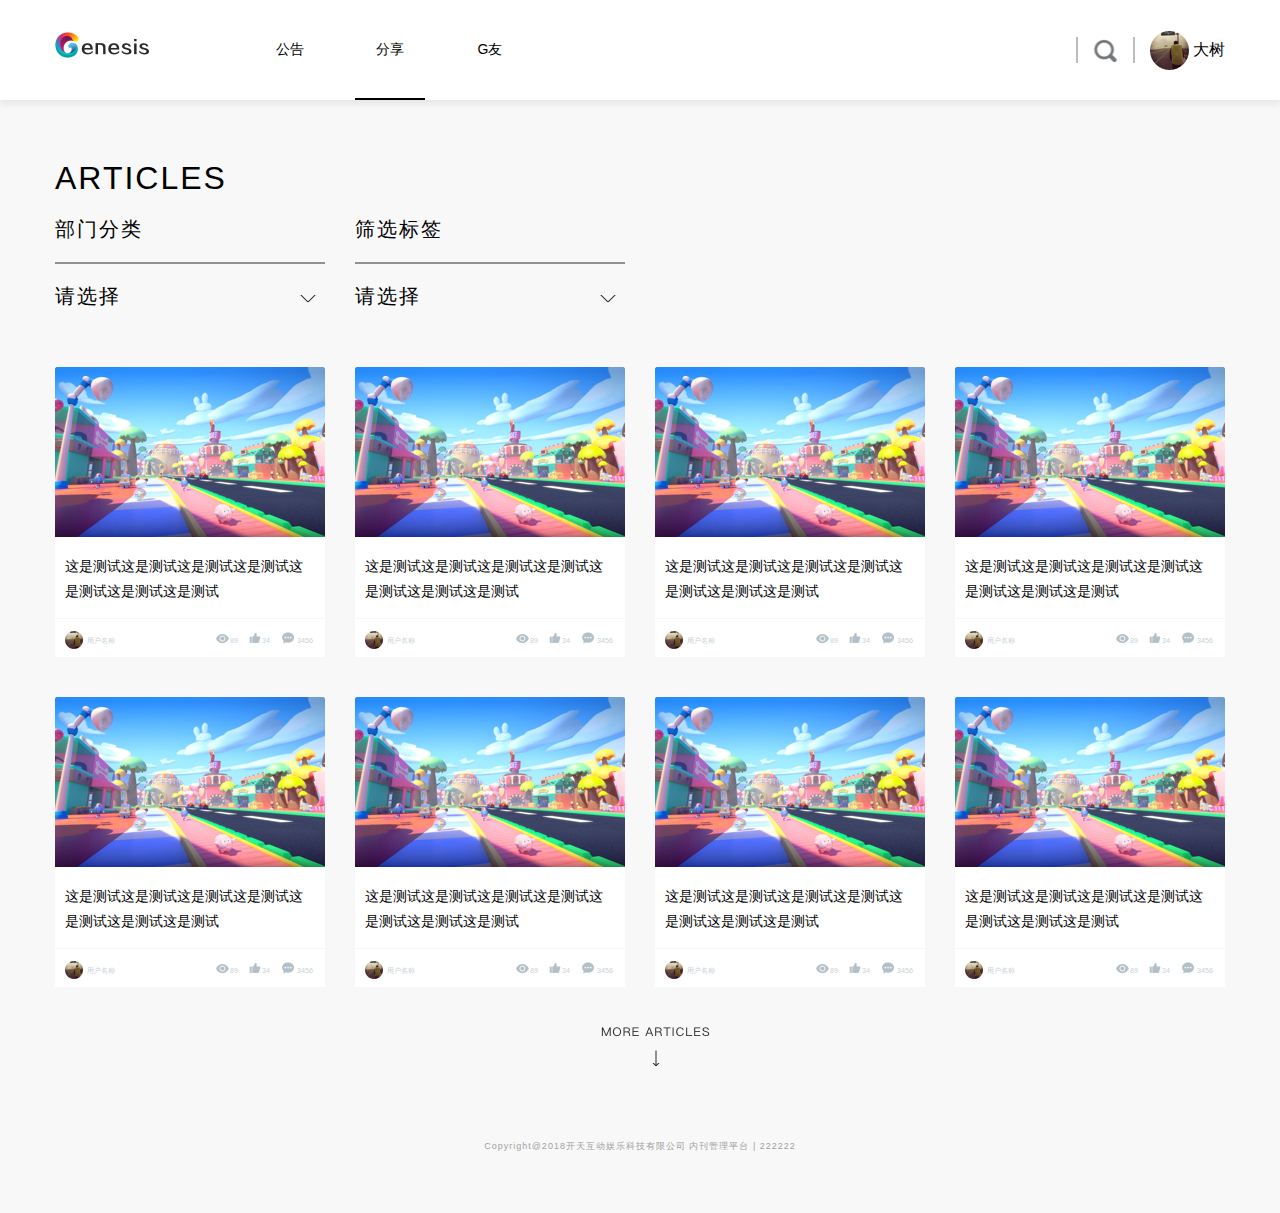
<file: share.html>
<!DOCTYPE html>
<html>
<head>
	<meta charset="UTF-8">
	<title>G友</title>
	<link rel="stylesheet" type="text/css" href="css/layout.css">
   
    <link rel="stylesheet" type="text/css" href="css/style.css">    
    <script  src="js/jquery.js"></script>
    <script  src="js/main.js"></script>
	</head>
<body>
    <header>  
        <div  id="fhead"  >
            <div  class="container">
                
               <div class="logo"><img   src="img/shouye/logo.png"></div>
                 <ul>
                	<li><a> 公告</a></li>
                	<li  class="current"><a> 分享</a></li>
                	<li><a> G友</a></li>
                </ul>
                
                <div  class="info">
                	<p  >
                	 <input type="text"  placeholder="请输入要查找的信息" id="invalue"> 
                	 <img src="img/shouye/search.png" id="search">   
                	</p>
                	 <img src="img/shouye/touxiang.png" >   
                	  <span>大树</span>
                </div>
            </div>
        </div>
    </header>
    
    
   

    	<div  class="content-box">
           
    		
    	
    <h1 class="gfriends">ARTICLES</h1>
    		
    	<div class="choice left">
    		<h2> 部门分类</h2>
    		<a id="xiala"><h2 class="title"> 请选择   </h2>
    		<h2 class="xiala"><img src="img/gyou/xiala.png"></h2></a>
    		<div class="clear"></div>
    			<ul class="kuang"  id="kuang">
    				<a><li>信息部</li></a>
    				<a><li>人力部</li></a>
    				<a><li>资源部</li></a>
    				<a><li>技术部</li></a>
    			</ul>
    		
    	</div>
    	
    	<div class="choice right">
    		
    		<h2> 筛选标签</h2>
    		<a id="right_xiala"> <h2 class="title"> 请选择   </h2>
    		<h2 class="xiala"  ><img src="img/gyou/xiala.png"></h2></a>
    		<div class="clear"></div>
    			<ul class="kuang"  id="right_kuang">
    				<a><li>浏览量</li></a>
    				<a><li>评论量</li></a>
    				<a><li>阅读量</li></a>
    				<a><li>点赞量</li></a>
    			</ul>
    	</div>
    	
    	
    		<div class="clear"></div>
    		<div  class="article">
    	  <ul>
    	  	<li>
    	  		<a><img  src="img/shouye/thumb.png"></a>

    	  		<p> 这是测试这是测试这是测试这是测试这是测试这是测试这是测试</p>
    	  		<div class="info">
    	  		<img class= "biao4" src="img/shouye/author.png"><span>用户名称</span>  
    	  		
    	  		  <a  class= "tu biao3"><img  src="img/shouye/comment.png"><span> 3456</span></a>
    	  		 <a class= "tu biao2"><img  src="img/shouye/like.png"><span> 34</span></a>
    	  		
    	  		 <a class= "tu biao1"><img   src="img/shouye/read.png"><span> 89</span></a>
    	  		</div>
    	  	</li>
    	  	
    	  	
    	  	<li>
    	  		<a><img  src="img/shouye/thumb.png"></a>

    	  		<p> 这是测试这是测试这是测试这是测试这是测试这是测试这是测试</p>
    	  		<div class="info">
    	  		<img class= "biao4" src="img/shouye/author.png"><span>用户名称</span>   	  
    	  		
    	  		  <a  class= "tu biao3"><img  src="img/shouye/comment.png"><span> 3456</span></a>
    	  		 <a class= "tu biao2"><img  src="img/shouye/like.png"><span> 34</span></a>
    	  		
    	  		 <a class= "tu biao1"><img   src="img/shouye/read.png"><span> 89</span></a>
    	  		</div>
    	  	</li>
    	  	<li>
    	  		<a><img  src="img/shouye/thumb.png"></a>

    	  		<p> 这是测试这是测试这是测试这是测试这是测试这是测试这是测试</p>
    	  		<div class="info">
    	  		<img class= "biao4" src="img/shouye/author.png"><span>用户名称</span>   	  
    	  		
    	  		  <a  class= "tu biao3"><img  src="img/shouye/comment.png"><span> 3456</span></a>
    	  		 <a class= "tu biao2"><img  src="img/shouye/like.png"><span> 34</span></a>
    	  		
    	  		 <a class= "tu biao1"><img   src="img/shouye/read.png"><span> 89</span></a>
    	  		</div>
    	  	</li>
    	  	<li>
    	  		<a><img  src="img/shouye/thumb.png"></a>

    	  		<p> 这是测试这是测试这是测试这是测试这是测试这是测试这是测试</p>
    	  		<div class="info">
    	  		<img class= "biao4" src="img/shouye/author.png"><span>用户名称</span>   	  
    	  		
    	  		  <a  class= "tu biao3"><img  src="img/shouye/comment.png"><span> 3456</span></a>
    	  		 <a class= "tu biao2"><img  src="img/shouye/like.png"><span> 34</span></a>
    	  		
    	  		 <a class= "tu biao1"><img   src="img/shouye/read.png"><span> 89</span></a>
    	  		</div>
    	  	</li>
    	  	
    	  	<li>
    	  		<a><img  src="img/shouye/thumb.png"></a>

    	  		<p> 这是测试这是测试这是测试这是测试这是测试这是测试这是测试</p>
    	  		<div class="info">
    	  		<img class= "biao4" src="img/shouye/author.png"><span>用户名称</span>   	  
    	  		
    	  		  <a  class= "tu biao3"><img  src="img/shouye/comment.png"><span> 3456</span></a>
    	  		 <a class= "tu biao2"><img  src="img/shouye/like.png"><span> 34</span></a>
    	  		
    	  		 <a class= "tu biao1"><img   src="img/shouye/read.png"><span> 89</span></a>
    	  		</div>
    	  	</li>
    	  	<li>
    	  		<a><img  src="img/shouye/thumb.png"></a>

    	  		<p> 这是测试这是测试这是测试这是测试这是测试这是测试这是测试</p>
    	  		<div class="info">
    	  		<img class= "biao4" src="img/shouye/author.png"><span>用户名称</span>   	  
    	  		
    	  		  <a  class= "tu biao3"><img  src="img/shouye/comment.png"><span> 3456</span></a>
    	  		 <a class= "tu biao2"><img  src="img/shouye/like.png"><span> 34</span></a>
    	  		
    	  		 <a class= "tu biao1"><img   src="img/shouye/read.png"><span> 89</span></a>
    	  		</div>
    	  	</li>
    	  	<li>
    	  		<a><img  src="img/shouye/thumb.png"></a>

    	  		<p> 这是测试这是测试这是测试这是测试这是测试这是测试这是测试</p>
    	  		<div class="info">
    	  		<img class= "biao4" src="img/shouye/author.png"><span>用户名称</span>   	  
    	  		
    	  		  <a  class= "tu biao3"><img  src="img/shouye/comment.png"><span> 3456</span></a>
    	  		 <a class= "tu biao2"><img  src="img/shouye/like.png"><span> 34</span></a>
    	  		
    	  		 <a class= "tu biao1"><img   src="img/shouye/read.png"><span> 89</span></a>
    	  		</div>
    	  	</li>
    	  	
    	  	<li>
    	  		<a><img  src="img/shouye/thumb.png"></a>

    	  		<p> 这是测试这是测试这是测试这是测试这是测试这是测试这是测试</p>
    	  		<div class="info">
    	  		<img class= "biao4" src="img/shouye/author.png"><span>用户名称</span>   	  
    	  		
    	  		  <a  class= "tu biao3"><img  src="img/shouye/comment.png"><span> 3456</span></a>
    	  		 <a class= "tu biao2"><img  src="img/shouye/like.png"><span> 34</span></a>
    	  		
    	  		 <a class= "tu biao1"><img   src="img/shouye/read.png"><span> 89</span></a>
    	  		</div>
    	  	</li>
    	  	
    	  	
    	  	
    	  	</ul>
    	  	<div class="clear"></div>
    	       	<div   id="seemore"><img  src="img/shouye/seemore.png"></div>
    	  
    	  		<div  id="more_article" class="article">
    	  		<ul>
    	  		 		  	<li>
    	  		<a><img  src="img/shouye/thumb.png"></a>

    	  		<p> 这是测试这是测试这是测试这是测试这是测试这是测试这是测试</p>
    	  		<div class="info">
    	  		<img class= "biao4" src="img/shouye/author.png"><span>用户名称</span>   	  
    	  		
    	  		  <a  class= "tu biao3"><img  src="img/shouye/comment.png"><span> 3456</span></a>
    	  		 <a class= "tu biao2"><img  src="img/shouye/like.png"><span> 34</span></a>
    	  		
    	  		 <a class= "tu biao1"><img   src="img/shouye/read.png"><span> 89</span></a>
    	  		</div>
    	  	</li>
    	  	<li>
    	  		<a><img  src="img/shouye/thumb.png"></a>

    	  		<p> 这是测试这是测试这是测试这是测试这是测试这是测试这是测试</p>
    	  		<div class="info">
    	  		<img class= "biao4" src="img/shouye/author.png"><span>用户名称</span>   	  
    	  		
    	  		  <a  class= "tu biao3"><img  src="img/shouye/comment.png"><span> 3456</span></a>
    	  		 <a class= "tu biao2"><img  src="img/shouye/like.png"><span> 34</span></a>
    	  		
    	  		 <a class= "tu biao1"><img   src="img/shouye/read.png"><span> 89</span></a>
    	  		</div>
    	  	</li>
    	  	
    	  	<li>
    	  		<a><img  src="img/shouye/thumb.png"></a>

    	  		<p> 这是测试这是测试这是测试这是测试这是测试这是测试这是测试</p>
    	  		<div class="info">
    	  		<img class= "biao4" src="img/shouye/author.png"><span>用户名称</span>   	  
    	  		
    	  		  <a  class= "tu biao3"><img  src="img/shouye/comment.png"><span> 3456</span></a>
    	  		 <a class= "tu biao2"><img  src="img/shouye/like.png"><span> 34</span></a>   	  		
    	  		 <a class= "tu biao1"><img   src="img/shouye/read.png"><span> 89</span></a>
    	  		</div>
    	  	</li>
    	  	
    	  	<li>
    	  		<a><img  src="img/shouye/thumb.png"></a>

    	  		<p> 这是测试这是测试这是测试这是测试这是测试这是测试这是测试</p>
    	  		<div class="info">
    	  		<img class= "biao4" src="img/shouye/author.png"><span>用户名称</span>   	  
    	  		
    	  		  <a  class= "tu biao3"><img  src="img/shouye/comment.png"><span> 3456</span></a>
    	  		 <a class= "tu biao2"><img  src="img/shouye/like.png"><span> 34</span></a>
    	  		
    	  		 <a class= "tu biao1"><img   src="img/shouye/read.png"><span> 89</span></a>
    	  		</div>
    	  	</li>
    	  	
    	  		
    	  		
    	  		
    	  
    	  	
    	  
    	  	
    	  </ul>
    	  
    	  </div>
    	  
    	  

    	</div>    	
        </div>   
        
        <div class="clear"></div>
  <footer>
    	
    	<p>Copyright@2018开天互动娱乐科技有限公司 内刊管理平台&nbsp;|&nbsp;222222</p>
    </footer>
  
   
    
</body>
</html>
</file>
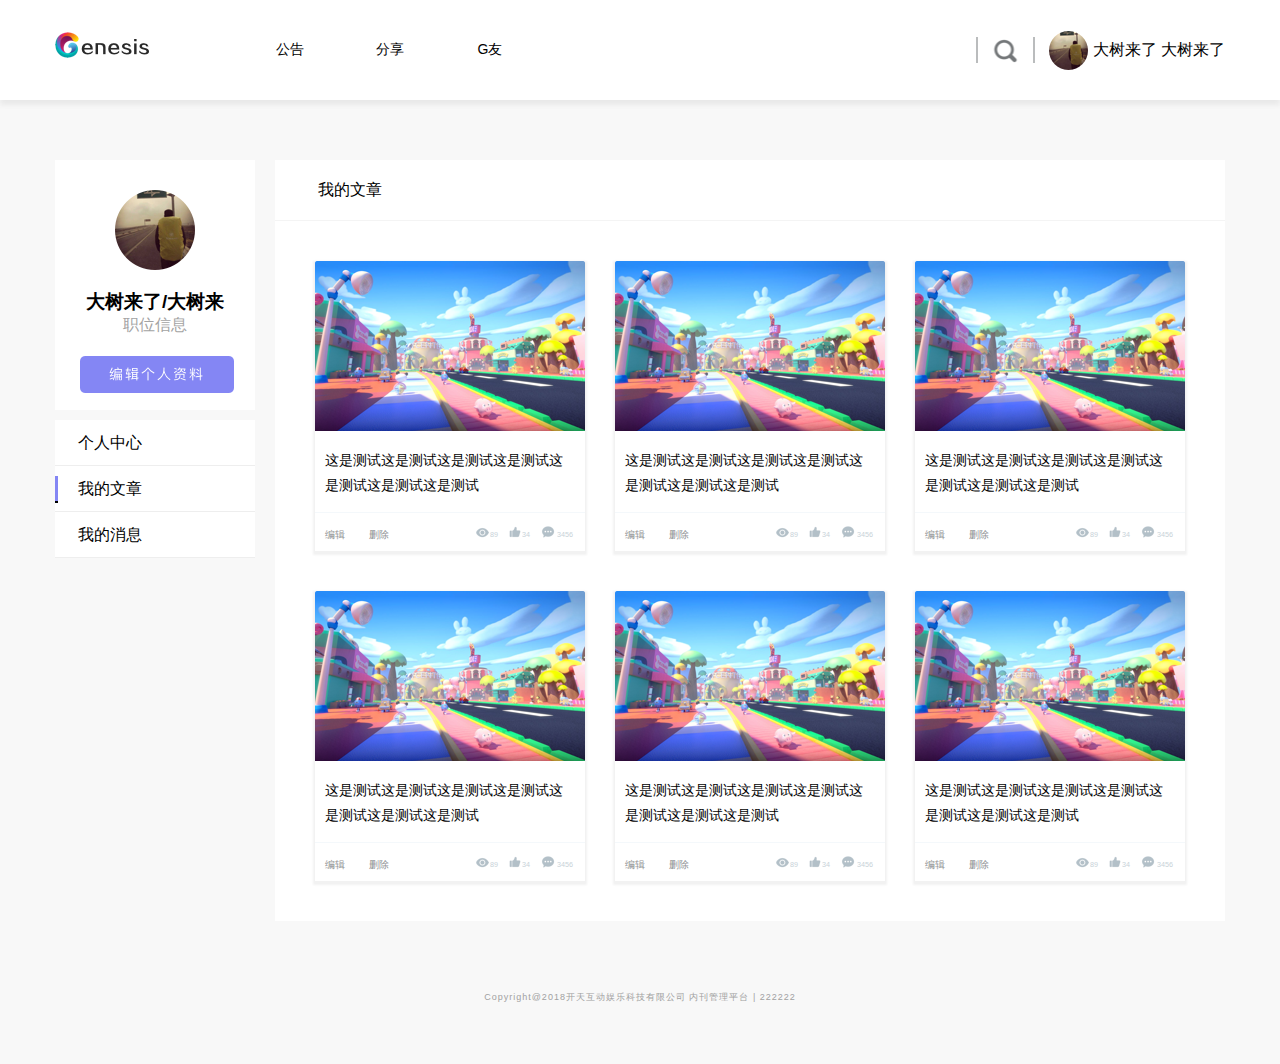
<file: user_article.html>
<!DOCTYPE html>
<html>
<head>
	<meta charset="UTF-8">
	<title>用户-我的文章</title>
	<link rel="stylesheet" type="text/css" href="css/layout.css">  
    <link rel="stylesheet" type="text/css" href="css/style.css"> 

    <script type="text/javascript" src="js/jquery.js"></script>
    <script type="text/javascript" src="js/main.js"></script>
    <script src="js/layer.js"></script>
	</head>
	

<body>
    <header>  
        <div  id="fhead">
            <div  class="container">
                
               <div class="logo"><img   src="img/shouye/logo.png"></div>
                 <ul>
                	<li><a> 公告</a></li>               
                	<li><a> 分享</a></li>
                	<li><a> G友</a></li>
                </ul>
                
                <div  class="info">
                	<p>
                	 <input type="text"  placeholder="请输入要查找的信息" id="invalue"> 
                	 <img src="img/shouye/search.png" id="search">   
                	</p>
                	 <img src="img/shouye/touxiang.png" >   
                	  <span>大树来了  大树来了</span>
                </div>
            </div>
        </div>
    </header>
    
    
   
    	<div  class="content-box">
    		
    		<aside>
    			
    			<div  class="user">
    	 		
    	 		<img src="img/main/author.png">
    	 		
    	 		<h3>大树来了/大树来</h3>
    	 		<p>
    	 			
    	 			职位信息
    	 		</p>
    	 		
    	 		<p class="edit"><a><img src="img/user/edit.png"></a></p>
    	 	</div>
    	 	<div class="clear"></div>
    	 	<div class="jiange"></div>
    	 	<ul>
    	 		<li class="menu">    	 			
    	 			<a><p class="leftp"></p><p  class="rightp">个人中心</p></a>
    	 		</li>
    	 		<li class="menu">    	 			
    	 			<a><p class="leftp current" ></p><p class="rightp">我的文章</p></a>
    	 		</li>
    	 		<li class="menu">    	 			
    	 			<a><p class="leftp"></p><p class="rightp">我的消息</p></a>
    	 		</li>
    	 	</ul>
    			
    		</aside>

    	  	<div  class="article user">
    	  		<div class="myart"><p>我的文章</p></div>
    	  		  <ul>
    	  		<li>
    	  		<a><img  src="img/shouye/thumb.png"></a>

    	  		<p> 这是测试这是测试这是测试这是测试这是测试这是测试这是测试</p>
    	  		<div class="info">
    	  			<a class="art edit">编辑</a>
    	  			<a class="art del"  onclick="del(this,7)">删除</a>
    	  		<!--<img class= "biao4" src="img/shouye/author.png"><span>用户名称</span>  -->
    	  		
    	  		  <a  class= "tu biao3"><img  src="img/shouye/comment.png"><span> 3456</span></a>
    	  		 <a class= "tu biao2"><img  src="img/shouye/like.png"><span> 34</span></a>
    	  		
    	  		 <a class= "tu biao1"><img   src="img/shouye/read.png"><span> 89</span></a>
    	  		</div>
    	  	</li>
    	  <li>
    	  		<a><img  src="img/shouye/thumb.png"></a>

    	  		<p> 这是测试这是测试这是测试这是测试这是测试这是测试这是测试</p>
    	  		<div class="info">
    	  			<a class="art edit">编辑</a>
    	  			<a class="art del"  onclick="del(this,7)">删除</a>
    	  		<!--<img class= "biao4" src="img/shouye/author.png"><span>用户名称</span>  -->
    	  		
    	  		  <a  class= "tu biao3"><img  src="img/shouye/comment.png"><span> 3456</span></a>
    	  		 <a class= "tu biao2"><img  src="img/shouye/like.png"><span> 34</span></a>
    	  		
    	  		 <a class= "tu biao1"><img   src="img/shouye/read.png"><span> 89</span></a>
    	  		</div>
    	  	</li>
    	  	<li>
    	  		<a><img  src="img/shouye/thumb.png"></a>

    	  		<p> 这是测试这是测试这是测试这是测试这是测试这是测试这是测试</p>
    	  		<div class="info">
    	  			<a class="art edit">编辑</a>
    	  			<a class="art del"  onclick="del(this,7)">删除</a>
    	  		<!--<img class= "biao4" src="img/shouye/author.png"><span>用户名称</span>  -->
    	  		
    	  		  <a  class= "tu biao3"><img  src="img/shouye/comment.png"><span> 3456</span></a>
    	  		 <a class= "tu biao2"><img  src="img/shouye/like.png"><span> 34</span></a>
    	  		
    	  		 <a class= "tu biao1"><img   src="img/shouye/read.png"><span> 89</span></a>
    	  		</div>
    	  	</li>
    	  <li>
    	  		<a><img  src="img/shouye/thumb.png"></a>

    	  		<p> 这是测试这是测试这是测试这是测试这是测试这是测试这是测试</p>
    	  		<div class="info">
    	  			<a class="art edit">编辑</a>
    	  			<a class="art del"  onclick="del(this,7)">删除</a>
    	  		<!--<img class= "biao4" src="img/shouye/author.png"><span>用户名称</span>  -->
    	  		
    	  		    <a  class= "tu biao3"><img  src="img/shouye/comment.png"><span> 3456</span></a>
    	  		    <a class= "tu biao2"><img  src="img/shouye/like.png"><span> 34</span></a>
    	  		
    	  		    <a class= "tu biao1"><img   src="img/shouye/read.png"><span> 89</span></a>
    	  		</div>
    	  	</li>
    	  	<li>
    	  		<a><img  src="img/shouye/thumb.png"></a>

    	  		<p> 这是测试这是测试这是测试这是测试这是测试这是测试这是测试</p>
    	  		<div class="info">
    	  			<a class="art edit">编辑</a>
    	  			<a class="art del"  onclick="del(this,7)">删除</a>
    	  		<!--<img class= "biao4" src="img/shouye/author.png"><span>用户名称</span>  -->
    	  		
    	  		  <a  class= "tu biao3"><img  src="img/shouye/comment.png"><span> 3456</span></a>
    	  		 <a class= "tu biao2"><img  src="img/shouye/like.png"><span> 34</span></a>
    	  		
    	  		 <a class= "tu biao1"><img   src="img/shouye/read.png"><span> 89</span></a>
    	  		</div>
    	  	</li>
    	  	<li>
    	  		<a><img  src="img/shouye/thumb.png"></a>

    	  		<p> 这是测试这是测试这是测试这是测试这是测试这是测试这是测试</p>
    	  		<div class="info">
    	  			<a class="art edit">编辑</a>
    	  			<a class="art del"  onclick="del(this,7)">删除</a>
    	  		<!--<img class= "biao4" src="img/shouye/author.png"><span>用户名称</span>  -->
    	  		
    	  		  <a  class= "tu biao3"><img  src="img/shouye/comment.png"><span> 3456</span></a>
    	  		 <a class= "tu biao2"><img  src="img/shouye/like.png"><span> 34</span></a>
    	  		
    	  		 <a class= "tu biao1"><img   src="img/shouye/read.png"><span> 89</span></a>
    	  		</div>
    	  	</li>
    	  		  </ul>
    	  	</div>

    	
        </div>   
        
        <div class="clear"></div>
  <footer>
    	
    	<p>Copyright@2018开天互动娱乐科技有限公司 内刊管理平台&nbsp;|&nbsp;222222</p>
    </footer>


	<script>
		
		function del(obj,id){
			
    layer.confirm('确定删除此文章？', {
       btn: ['确定','取消'] //按钮
      }, function(){
      	
     $(obj).parent().parent().remove()
      	
      	//后台代码
     layer.msg('已删除', {icon: 1,time:1000});
      });
			
		}

</script>

   
    
</body>
</html>
</file>
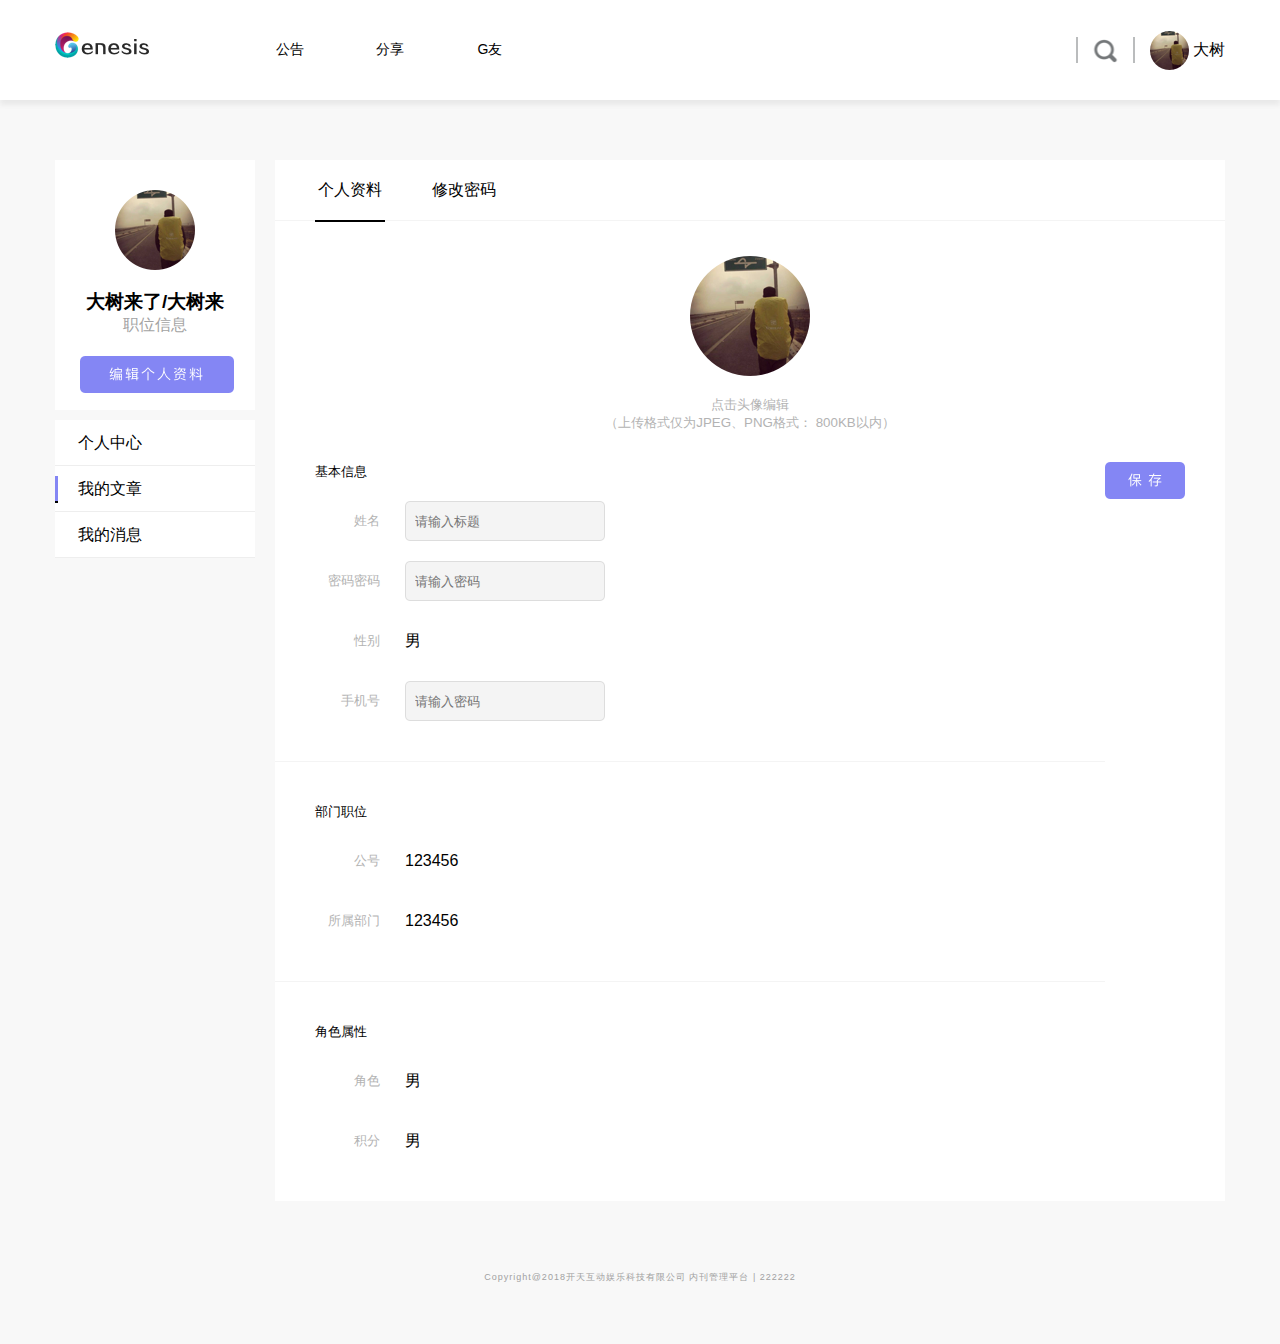
<file: user_info.html>
<!DOCTYPE html>
<html>
<head>
	<meta charset="UTF-8">
	<title>用户-我的信息</title>
	<link rel="stylesheet" type="text/css" href="css/layout.css">
  
    <link rel="stylesheet" type="text/css" href="css/style.css"> 
      
    <script  src="js/jquery.js"></script>
    <script  src="js/main.js"></script>
	</head>
<body>
    <header>  
        <div  id="fhead">
            <div  class="container">
                
               <div class="logo"><img   src="img/shouye/logo.png"></div>
                 <ul>
                	<li><a> 公告</a></li>               
                	<li><a> 分享</a></li>
                		<li><a> G友</a></li>
                </ul>
                
                <div  class="info">
                	 <p>
                	 <input type="text"  placeholder="请输入要查找的信息" id="invalue"> 
                	 <img src="img/shouye/search.png" id="search"> 
                	</p>
                	 <img src="img/shouye/touxiang.png" >   
                	  <span>大树</span>
                </div>
            </div>
        </div>
    </header>
    
    
   
    	<div  class="content-box">
    		
    		<aside>
    			
    			<div  class="user">
    	 		
    	 		<img src="img/main/author.png">
    	 		
    	 		<h3>大树来了/大树来</h3>
    	 		<p>   	 			
    	 			职位信息
    	 		</p>
    	 		
    	 		<p class="edit"><a><img src="img/user/edit.png"></a></p>
    	 	</div>
    	 	<div class="clear"></div>
    	 	<div class="jiange"></div>
    	 	<ul>
    	 		<li class="menu">    	 			
    	 			<a><p class="leftp"></p><p  class="rightp">个人中心</p></a>
    	 		</li>
    	 		<li class="menu">    	 			
    	 			<a><p class="leftp current" ></p><p class="rightp">我的文章</p></a>
    	 		</li>
    	 		<li class="menu">    	 			
    	 			<a><p class="leftp"></p><p class="rightp">我的消息</p></a>
    	 		</li>
    	 	</ul>
    			
    		</aside>

    	  	<div  class="userinfo user">
    	  		<div class="myart">
    	  			<p class="currenthead" id="userinfo_head1">个人资料</p>
    	  			<p id="userinfo_head2" >修改密码</p>
    	  		</div>
    	  	
    	<div  id="block1">
    	  		<div class="thumb">    	  			
    	  			<img src="img/user/userinfo_thumb.png">
    	             
    	  		</div>
    	  		<div class="thumbinfo">    	  			
    	  			<p>点击头像编辑</p>
    	  			<p>（上传格式仅为JPEG、PNG格式：  800KB以内）</p>
    	  		</div> 
    	  		
    	  			
    	  	   
    	  		<p class="infohead"> <span>基本信息</span><a><img src="img/user/baocun.png"></a></p>
    	  		
    	  <form>
    	  	<fieldset>
    	  		 <div class="form-group">
                    <label>姓名</label>
                    <div class="input">
      <input type="text" name="title" lay-verify="title" autocomplete="off" placeholder="请输入标题" class="layui-input">
       </div>
                </div>	     	  		
    	  	     <div class="form-group">
                    <label>密码密码</label>
                    <input type="text" name="password" placeholder="请输入密码" class="form-control"/>
                </div>
    	  		<div class="form-group">
                    <label>性别</label>
                    <p>男</p>
                </div>
                
                <div class="form-group">
                    <label>手机号</label>
                    <input type="text" name="password" placeholder="请输入密码" class="form-control"/>
                </div>            
               <div  class="fenge"></div>                            
                <p class="infohead"> <span>部门职位</span></p>
    	  		 <div class="form-group">
                    <label>公号</label>
                    <div class="input">
                        <p>123456</p>
                        </div>
                </div>	     	  		
    	  	    
                <div class="form-group">
                    <label>所属部门</label>
                    <p>123456</p>
                </div>
                <div  class="fenge"></div>                            
                <p class="infohead"> <span>角色属性</span></p>
    	  		 <div class="form-group">
                    <label>角色</label>
                    <div class="input">
              <p>男</p>
               </div>
                </div>	     	  		
    	  	   
    	  		
                
                <div class="form-group">
                    <label>积分</label>
                    <p>男</p>
                </div>
                </fieldset>
    	  		</form>
    	  		</div>
    	  		
    	  		<!--block2-->
    	  		<div  id="block2">
    	  		
    	  		
    	  			
    	  	   
    	  		<p class="infohead"> <span>基本信息</span><a><img src="img/user/baocun.png"></a></p>
    	  		
    	  <form>
    	  	<fieldset>
    	  		 <div class="form-group">
                    <label>原始密码</label>
                    <div class="input">
       <input type="text" name="title" lay-verify="title" autocomplete="off" placeholder="请输入标题" class="layui-input">
       </div>
                </div>	     	  		
    	  	     <div class="form-group">
                    <label>新密码</label>
                    <input type="text" name="password" placeholder="请输入密码" class="form-control"/>
                </div>
                <div class="form-group">
                    <label>重复密码</label>
                    <input type="password" name="password" placeholder="请输入密码" class="form-control"/>
                </div>
    	  		
               	  		
    	  	   
    	  		
              
                </fieldset>
    	  		</form>
    	  		</div>
    	  		
  
    	  	</div>

    	
        </div>   
        
        <div class="clear"></div>
  <footer>
    	
    	<p>Copyright@2018开天互动娱乐科技有限公司 内刊管理平台&nbsp;|&nbsp;222222</p>
    </footer>
    
   
    
</body>
</html>
</file>
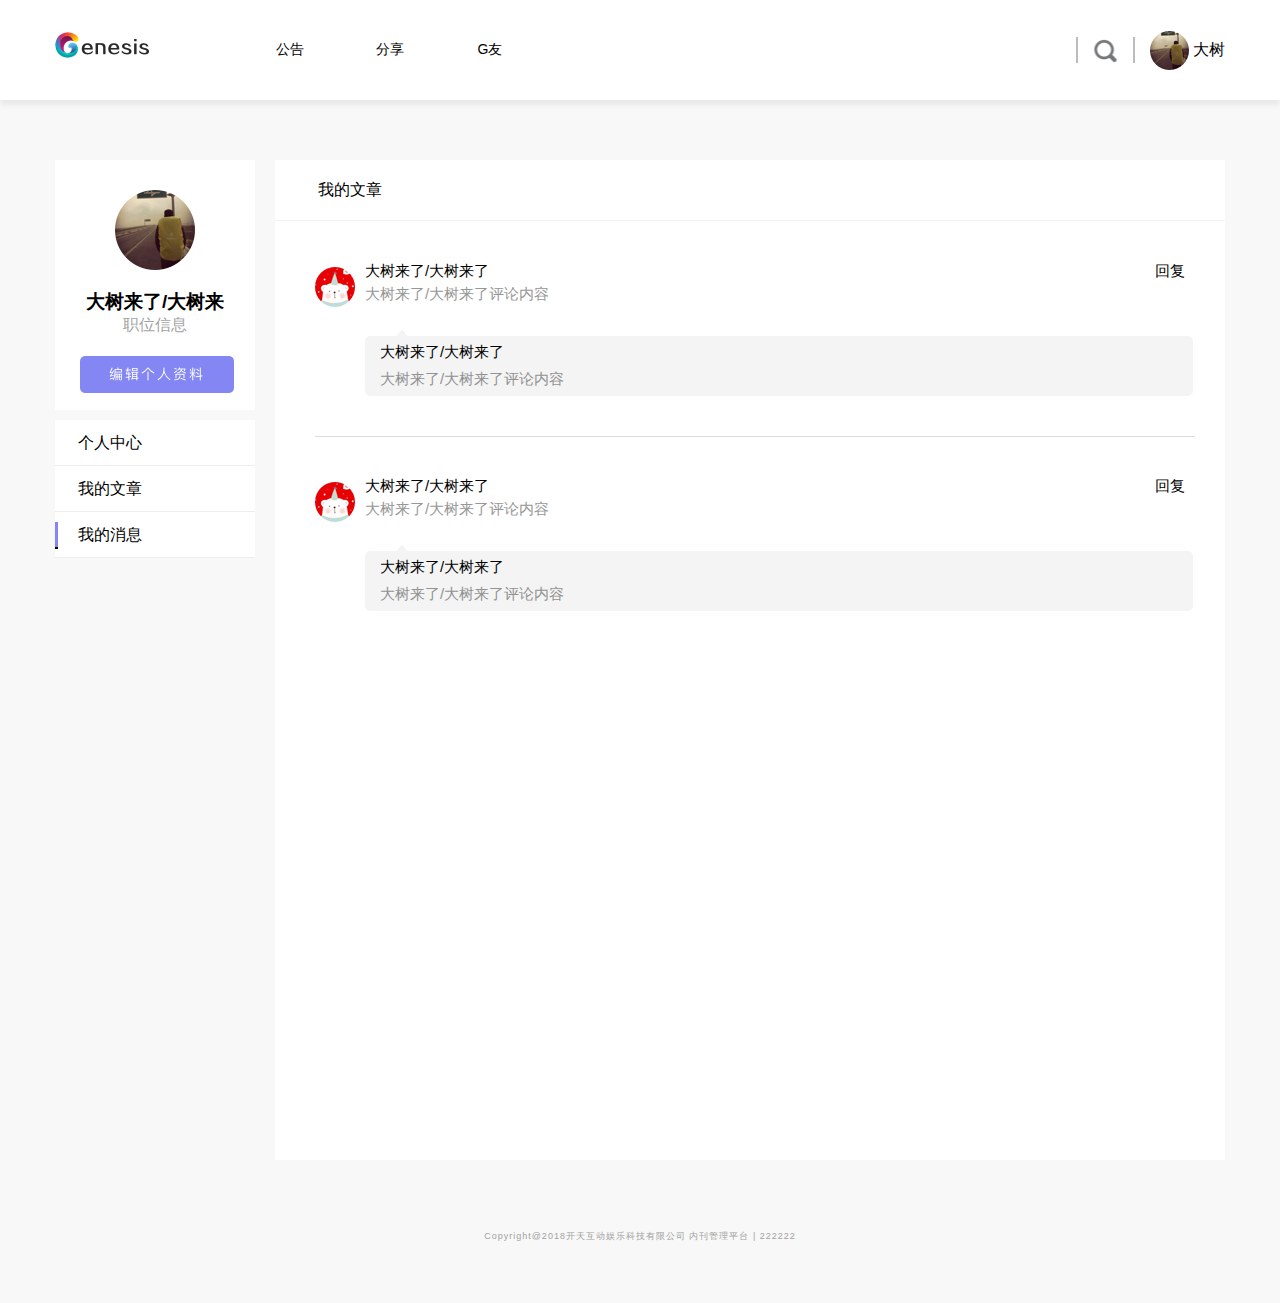
<file: user_news.html>
<!DOCTYPE html>
<html>
<head>
	<meta charset="UTF-8">
	<title>首页</title>
	<link rel="stylesheet" type="text/css" href="css/layout.css">   
    <link rel="stylesheet" type="text/css" href="css/style.css"> 
      
    <script  src="js/jquery.js"></script>
    <script  src="js/main.js"></script>
	</head>
<body>
    <header>  
        <div  id="fhead">
            <div  class="container">
                
               <div class="logo"><img   src="img/shouye/logo.png"></div>
                 <ul>
                	<li><a> 公告</a></li>               
                	<li><a> 分享</a></li>
                		<li><a> G友</a></li>
                </ul>
                
                <div  class="info">
                	<p  >
                	 <input type="text"  placeholder="请输入要查找的信息" id="invalue"> 
                	 <img src="img/shouye/search.png" id="search">   
                	</p>
                	 <img src="img/shouye/touxiang.png" >   
                	  <span>大树</span>
                </div>
            </div>
        </div>
    </header>
    
    
   
    	<div  class="content-box">
    		
    		<aside>
    			
    			<div  class="user">
    	 		
    	 		<img src="img/main/author.png">
    	 		
    	 		<h3>大树来了/大树来</h3>
    	 		<p>
    	 			
    	 			职位信息
    	 		</p>
    	 		
    	 		<p class="edit"><a><img src="img/user/edit.png"></a></p>
    	 	</div>
    	 	<div class="clear"></div>
    	 	<div class="jiange"></div>
    	 	<ul>
    	 		<li class="menu">    	 			
    	 			<a><p class="leftp"></p><p  class="rightp">个人中心</p></a>
    	 		</li>
    	 		<li class="menu">    	 			
    	 			<a><p class="leftp" ></p><p class="rightp">我的文章</p></a>
    	 		</li>
    	 		<li class="menu">    	 			
    	 			<a><p class="leftp current"></p><p class="rightp">我的消息</p></a>
    	 		</li>
    	 	</ul>
    			
    		</aside>

    	  	<div  class="userinfo  news">
    	  		
    	  		
    	  		
    	  		<div class="myart">
    	  			<p id="userinfo_head2">我的文章</p>
    	  		</div>
    	  	
    	  		
    	  	 <div  class="comment">
	   	
	   	<ul>
	   		
	   		<li class="first">	 
	   			<div class="com_head">
	   				<a  class="user_thumb"><img src="img/main/user_thumb.png" /></a>
	   			    <p  class="com_user">大树来了/大树来了<a onclick="user_com_thumb(this)">回复</a></p>
	   				<p  class="com_con"  >大树来了/大树来了评论内容</p>

	   			</div>
	   			
	   			
	   			<ul class="huifu_ul">
	   				<li class="huifu">	   						   					
	   			     <p  class="com_user">大树来了/大树来了</p>
	   				 <p  class="com_con"  >大树来了/大树来了评论内容</p>	   					
	   				</li>
	   				
	   			</ul>
	   			
	   			
	   		    <div class="com_show">
	   			<textarea class="com_reply"></textarea>
	   			 	<button type="submit" class="com_submit"></button>
	   		   </div>
	   			
	   		</li>
	   		
	   		<li>	 
	   			<div class="com_head">
	   				<a  class="user_thumb"><img src="img/main/user_thumb.png" /></a>
	   			    <p  class="com_user">大树来了/大树来了<a onclick="user_com_thumb(this)">回复</a></p>
	   				<p  class="com_con"  >大树来了/大树来了评论内容</p>

	   			</div>
	   			
	   			
	   			<ul class="huifu_ul">
	   				<li class="huifu">	   						   					
	   			     <p  class="com_user">大树来了/大树来了</p>
	   				 <p  class="com_con"  >大树来了/大树来了评论内容</p>	   					
	   				</li>
	   				
	   			</ul>
	   			
	   			
	   		    <div class="com_show">
	   			<textarea class="com_reply"></textarea>
	   			 	<button type="submit" class="com_submit"></button>
	   		   </div>
	   			
	   		</li>
	   		
	   		
	   		
	   		
	   	    
	   	
	   	</ul>
	   	
	   </div>
    
                
                
             
    	  		
    	  			
    	  			
    	
    	
    	  		
    	  		
    	  	</div>

    	
        </div>   
        
        <div class="clear"></div>
  <footer>
    	
    	<p>Copyright@2018开天互动娱乐科技有限公司 内刊管理平台&nbsp;|&nbsp;222222</p>
    </footer>
  
   
    
</body>
</html>
</file>
<file: css/layout.css>
/*
To change this license header, choose License Headers in Project Properties.
To change this template file, choose Tools | Templates
and open the template in the editor.
*/
/* 
    Created on : 2018-7-16, 14:45:50
    Author     : Administrator
*/

@charset "utf-8";

*{padding:0;margin:0;}




body{
	font-family: -apple-system, BlinkMacSystemFont,
     "Segoe UI", "Roboto", "Oxygen", "Ubuntu", "Cantarell",
     "Fira Sans", "Droid Sans", "Helvetica Neue",
    sans-serif;
	background:#f8f8f8 ;
}

#fhead{
    height:100px;
    width:100%;
    background-color:white;
    margin-bottom: 60px;
   box-shadow:0 5px 5px #e9e9e9;
}
#fhead .container{
      
    width:1170px;
    margin:0 auto;
}

/*导航左边*/
#fhead .logo{
	line-height: 100px;
	float:left;   
	text-align: center;
}
#fhead .logo  img{
	display: inline-block; 
    vertical-align: -3%; 
    
}



/*导航中部*/
#fhead .container ul{	
	margin-left:200px;	
}
#fhead .container li{
    line-height: 98px;
	float:left;
	list-style-type: none;
    width:70px;
    font-size: 14px;
    cursor: pointer;
    text-align: center; 
   
}

#fhead .container li:hover{
	border-bottom:2px solid black;
	
}

.current{
	border-bottom:2px solid black;
	
}
#fhead .container li+li {

	margin-left:30px;
}
#fhead .container li a{
	

}
/*导航右*/
#fhead .container .info{
	line-height: 100px;
	float:right;   
    
}

#fhead .container .info p{
	
	display:inline-block;
	padding:0px 15px 0px 15px;
	border-left:2px solid #babcbd;
	border-right:2px solid #babcbd;
	line-height:25px;
	margin-right: 10px;
	text-align: center;
}  
#fhead .container .info p a{
	position: relative;
	
}
#fhead .container .info  img{
		display: inline-block; 
		vertical-align: middle; 
}
#fhead .container .info  p input{		
	 border: 0px;
     margin-right: 20px;
     display: none;
     outline:none;
     width:120px;
}




/*页面主体*/
 .content-box{
	 
	  width:1170px;
	 height:auto;
	  margin:0 auto;
     
}


.clear{clear:both;}

 #more_article{
 	
 	display:none;
 	
 }
 #seemore{
 margin:0 auto;
 width:109px;
 margin-top: 40px;
 }
 
 
  footer{
 	padding-top: 70px;
 	padding-bottom: 60px;
 	width:1170px;
 	
 	margin:0 auto;
 }
 
 
 footer p{
  
    margin:0 auto;
    text-Align:center;
    color:#a1a1a1;
    font-size:xx-small;
    letter-spacing: 1px;
 }
</file>
<file: css/style.css>
@charset "utf-8";





#banner img{
	width:100%;
	
}


.change_left{
	width:571px;
	float:left;
	height:120px;
	 background-size: 100%;
	background-repeat:no-repeat;
	background-image: url("../img/shouye/notice_1.png") ;
}
.change_right{
	width:571px;
	float:right;
	height:120px;
	 background-size: 100%;
	background-repeat:no-repeat;
	background-image: url("../img/shouye/notice_1.png") ;
}
.limian {
	width: 285px;
	height: 60px;
	margin: auto;
	margin-top: 30px;
	
}
.change_left .limian{
	background: url("../img/shouye/notice_in_1.png") no-repeat left ;
	
}

.change_right .limian{
	background: url("../img/shouye/share.png") no-repeat left ;
	
}
.limian h2{
	font-size: 28px;
	line-height: 40px;
	margin-left: 85px;
	letter-spacing: 10px;
	font-weight: 400;
	color: #000000;
}


.limian p{
	margin-left: 85px;
	font-size: 12px;
	color: #b7b7b7;
}
.change_left:hover{
	background: url(../img/shouye/ggclick.png);
}
.change_left:hover .limian{
	background: url(../img/shouye/notic1-2.png) no-repeat left;
}
.change_left:hover .limian h2{color: #2e70ff;}
.change_left:hover .limian p {color: #5d90ff;}

.change_right:hover{
	background: url(../img/shouye/ggclick.png);
}
.change_right:hover .limian{
	background: url(../img/shouye/ffclick.png) no-repeat left;
}
.change_right:hover .limian h2{color: #2e70ff;}
.change_right:hover .limian p {color: #5d90ff;}



.line{
	
	position: relative;
    margin-top: 70px;
	width:1170px;
	border:1px solid #e8ebed;
	
}
.line .title{
	
	position:absolute ;
	width:200px;
	background: #f8f8f8;
	height:40px;
	margin:0 auto;	
	left:42%;
	top:-13px;
	
  
   text-align: center;
}
.line .title p{
	 
	letter-spacing: 5px;
	font-size: 23px;
	font-weight:bold;
}
.article{	
	width:1200px;
	
	
}
.article ul li{
	margin-top:40px;
	width:270px;
	background: white;
/*	background-size: 100%;*/
	/*background: url(../img/shouye/article_bg.png) no-repeat;*/
	float:left;
	list-style-type: none;
	margin-right:30px ;
	height:290px;
	
}



 .article ul li p{	
 	
 	padding:13px 10px;
 	
 	font-size:14px;
 	line-height: 25px;
 	height:51px;
 	border-bottom: 1px solid #f4f8fb;
 	
 	
 }
 
  .article ul li .info{
   width:260px;
   height:40px;
   padding:0px 20px 0px 10px;
   line-height:40px; 
 }
 
 .article .info .tu{	
  	display: inline-block; 
  	float:right;
    vertical-align: middle; 
    margin-right: 10px;
  	
  }
  .article .info .biao4{
  	display: inline-block; 
	vertical-align: middle;  
	
  } 
 

 .article ul li span{ 
 	display: inline-block;  
 	line-height: 12px;
 	font-size:xx-small;
 	color: #c8d2d8;
 	-webkit-transform: scale(0.8);
 }
 /*公告和通知notice*/


 .notice{
 	
 	
 	
 }
 .notice ul li{	
 	width:570px;
 }
 
 .notice ul li .info{

	width:560px;
}

  h1{   
	 font-weight: normal;
    vertical-align:bottom;	
	 letter-spacing:30px;
}
h1.gonggao{
	padding-top:60px;
	
}
h1.gfriends{
	letter-spacing:2px;
	
}


/*share*/
.choice{
	height:130px;
	width:270px;
	float:left;
	margin-right: 30px;
	
}



.choice h2{
	font-size:20px;
	 width:270px;
     height:65px;
     line-height: 65px;
     border-bottom: 2px solid #919191;
     font-weight: 100;
     letter-spacing:2px;
    
     
}
h2.title{	
	border-bottom:none;
	width:245px;
	float:left;
	
}

h2.xiala{	
    float:right;
	width:25px;	
	border-bottom:none;
	background-image: url(../img/gyou/xiala.png) no-repeat center center;	
}
.xiala{
	
	height:50px;
	font-size:20px;
	font-family:arial;
	letter-spacing: 2px;
	background: #f8f8f8;
	border:none;
	cursor: pointer;
	width:254px
	
	
}




div.choice ul{
	z-index: 2;
	display:none;
}

div.choice ul li{	
	list-style-type: none;	
	padding-left:10px;
	line-height: 50px;
	width:260px;
	height:50px;	
}

div.choice ul li{	
	background-image: url(../img/gyou/bumen1.png);	
}
div.choice ul li:hover {
	background-image: url(../img/gyou/bumen2.png);	
}

div.choice ul a:active li {
	background-image: url(../img/gyou/bumen3.png);	
}


/*个人中心  user*/
/*左边*/
aside{
	float:left;
	width:200px;	
	
}

aside .user{
	margin:0 auto;
	padding:30px 25px 20px 25px;
    width:150px;
    height:200px;
    text-align: center;
    background: white;
}
aside .user h3{
	margin-top:15px;
	
}
aside .user p{
	
	color:#a3a3a3;
}
aside .user p.edit{
	
	margin-top:20px;
}

.jiange{
	
height:10px;
}
aside ul{

	width:200px;
	background: white;
	
}
aside ul li{	
		
	width:200px;
	height:25px;
	border-bottom:1px solid #eeeeee;
	list-style-type: none;	
	padding-top:10px;
	padding-bottom: 10px;
}

aside ul li a{
  
   
    display: block;
	line-height: 25px;
	height:25px;

}
aside ul li p{
	
	margin-left: 0px;
	float: left;
}
aside ul li p.leftp{
	
	width:3px;	
	height:25px;
	
	
}
aside ul li p.rightp{	
	height:25px;
	margin-left:20px;
	cursor: pointer;
}
aside ul li a:hover{
	
	
}
 aside ul li p.current{
	
	
	background:#8486f4;
	
	}

aside ul li:hover {
	
	
	
	background-image: url(../img/user/rightp.png);
	}









/*user右边文章*/
.user{
	float:right;
	width:950px;
	background: white;
	padding-bottom: 40px;
}

 .myart{
	width:100%;
	height:60px;
	border-bottom: 1px solid #f4f4f4;
}
 .myart p{
	margin-left: 40px;
	width:70px;
	height:100%;
	line-height: 60px;	
	text-align: center;
	display: inline-block;
	cursor: pointer;
	
}

.user .art{
	display: inline-block;
	font-size: 10px;
	margin-right: 20px;	
	color: #919395;
	cursor: pointer;
}
/*//头部下划线*/
.currenthead{
	
	border-bottom: 2px solid black;
}
.user ul {
    margin-left: 40px;
	width:900px;
	
}


.user ul li{
	
	box-shadow:0 2px 2px 2px #f2f2f2;
}

.userinfo .thumb{
	
	width:120px;
	height: 140px;
	margin: 0 auto;
	margin-top: 35px;
	
}
.userinfo .thumbinfo{
	
	color: #b3b3b3;
	font-size: smaller;
	text-align: center;
}

.userinfo p.infohead {
	margin-top: 30px;
	padding-left:40px ;
	padding-right:40px ;
	
}
.userinfo p.infohead span{
	
	font-size: small;
}
.userinfo p.infohead a{		
	float:right;	
}

#block1{
	
	
	width:100%;
		
}
#block2{
	min-height:1000px;
	display: none;
	width:100%;

}
.form-group{
	margin-top: 20px;
	margin-left: 40px;
	height:40px;
	
	
}

.form-group label{
	font-size: smaller;
	float: left;
    display: block;   
    width: 65px;
    
    padding:10px 25px 10px 0px ;
    line-height: 20px;
    text-align: right;
    color: #b3b3b3;
}

.form-group input{
	
	display: block;
	height:40px;
	border:none;
	width:190px;
	padding-left: 10px;
	background-image: url(../img/user/input_bg.png);
	
}
 .form-group p{
 	
 	height:40px;
 	line-height: 40px;
 	
 }   
 
 div.fenge{
 	width:100%;
 	height:1px;
 	background: #f4f4f4;

 	
 	margin-top:40px;
 	margin-bottom:40px;
 }
 
 
fieldset{
	border: 0px;	
}


/*用户消息*/

.news{
	float:right;
	width:950px;
	background: white;
	min-height: 1000px;
}


 .news .comment ul{
	display: block;
	margin-left: 40px;
	width: 880px;
}

  .comment ul  li{

    width:100%;
    min-height: 90px;
    list-style-type: none;
    border-top:1px solid #dddddd ;
     
}
 .comment ul  li.first{	
	
	border-top:1px solid white ;
	
}
.comment ul  li .com_head{
	margin-top: 40px;
	position: relative;
	height: 48px;
	width:100%;	
	 margin-bottom:20px;
}
  .comment ul  li .com_head a{
  	
  	display: inline-block;
  	width:40px;
  	float:left;
  }
  
  .comment .user_thumb img{
  	margin-top:5px;
	height:40px;
	width: 40px;
}
.comment ul  li .com_head p{
	
	margin-left: 10px;
	float:left;
	font-size: 15px;
}

.comment ul  li .com_head p.com_user{
	margin-bottom: 4px;
	width:830px;
	
}
.comment ul  li .com_head p.com_user a{
	
	display: inline-block;
	float: right;
	cursor: pointer;
	
}

.comment ul  li .com_head p.com_con{
	
	
	color:#979797;
	
}
.com_submit{
	float:right;
	display: block;
	width: 100px;
	height: 35px;
	background: none;
	background-image:url(../img/main/com_submit.png) ;	
	margin-top: 10px;
	border: 0 none;
	outline:none;	
}

 .comment ul  li ul{
	
	margin-left:55px;	
	margin-bottom: 40px;
}

.comment ul  li li.huifu {
	position: relative;
 	border-top: 0px ;
    min-height: 66px;
    margin-left:10px;
 	width:828px;
 	height:66px;
 	margin-bottom: 12px;
 	background-image: url(../img/main/com_reply.png);	
 	
 }
 /*带三角的回复框*/
.comment ul  li li.huifu  p.com_user{
 	position: absolute;
 	left:15px;
    top:13px;  
    font-size: 15px;
 	
 }
 
 .comment ul  li li.huifu  p.com_con{
  	
    position: absolute;
 	left:15px;
    top:40px;  
    color:#929292;
    font-size: 15px;
  }
  
  .comment .com_show{
	height:95px;
	width:830px;
	display: none;
	 margin-bottom:30px;
	 margin-left: 50px;
}
  .comment ul li .com_reply{
	
	line-height: 40px;
	font-size:16px;
	width: 828px;
	height:40px;
	resize:none ;
	border:1px solid #dddddd;
    overflow:hidden;
	background-image:url(../img/main/reply_text1.png) ;	
	 outline:none;
}

.com_submit{
	float:right;
	display: block;
	height: 35px;
	background: none;
	background-image:url(../img/main/com_submit.png);
	margin-top:10px;
	border: 0 none;
	outline:none;
	
}
</file>
<file: css/main.css>
article{
	
	float:left;
	width:940px;
	
	background: white;
}
article .head{
	
	
	padding:10px 0px 0px 0px;
	height:115px;
	margin-bottom: 40px;
	border-bottom:1px solid #dddddd ;
	
	
}
article .head h2{
	margin-left: 25px;
	height:65px;
	line-height: 65px;
}

article .head  p{	
	display: inline-block;	
	font-size:xx-small;
 	color: #c8d2d8;  		
}

article .head .info{
	width:170px;
	float:left;	
	margin-left: 25px;
}
article .head .tu{
	float:right;
	width:80px;
	text-align: center;
}
article .head .biao2{
	
	border-left:2px  solid #efefef;
	border-right:2px  solid #efefef;
}


article .content{
	padding:0px 25px 50px 25px;
	
	border-bottom:1px solid #dddddd ;
}
article .fenye{
	
	vertical-align: middle;
	height:200px;
}
article .both{
	width:140px;
	height: 100%;
	margin: 0 auto;
	
}
article .fenye .dianzan{
	position: relative;
	margin-top: 50px;
	width:140px;
	height:70px;
	background-image: url(../img/main/dianzan.png);	
}
article .fenye .zan{
	position: absolute;
	margin: 0 auto;
	top: 23px;
	left:58px;
	width:24px;
	height:24px;
	background-image: url(../img/main/zan.png);	
}
article .fenye  ul{
	margin-top: 20px;
	width:150px;
	height:70px;
	
}
article .fenye  ul li{
	width:40px;
	height:40px;
	border-radius: 2px;
	list-style-type: none;	
	margin-right:10px;
	float: left;	
	color: #dddddd;
	text-align: center;	
}

.fenye ul li{
	background-image: url(../img/main/page.png);
	
}
.fenye ul li.currentpage{
	background-image: url(../img/main/currentpage.png);
	}
.fenye ul li.nextpage{
	background-image: url(../img/main/nextpage.png);
	}

article .fenye  ul li  span{
	
	
	line-height:40px;
	
	
	}

article .space{
	
	height:30px;
	width:100%;
	background: #f8f8f8 ;
	
	
	
}
article .reply{		
	height: 200px;
	border-bottom:1px solid #dddddd ;
	margin-bottom: 30px;
}
.reply .replycon{
	margin:40px 25px 40px 25px;
	width:890px;
	height:100px;
	
}
article .reply .replytext{
	font-size:16px;
	line-height: 40px;
   overflow:hidden;
	height: 40px;
	width:100%;
	resize:none ;
	border:1px solid #dddddd;
	background-image:url(../img/main/reply_text1.png) ;	
	outline: none;
}

.reply_submit{
	float:right;
	display: block;
	width: 100px;
	height: 35px;
	border: none;
	border-radius: 2px;
	background-image:url(../img/main/reply_submit.png) ;	
	margin-top: 10px;
	background-color:transparent;
	outline:none;
}




article .comment{
	
	
	
}
article .comment ul{
	
	display: block;
	margin:0px 25px 0px 25px;
	width:900px;
}

article .comment ul  li{

    width:100%;
    min-height: 90px;
    list-style-type: none;
    border-top:1px solid #dddddd ;
    
   
    
}
.comment ul  li.first{
	
	
	border-top:1px solid white ;
	
}

article .comment ul  li .com_head{
	margin-top: 40px;
	position: relative;
	height: 48px;
	width:100%;	
	 margin-bottom:40px;
	 font-size:15px;
}
.comment .user_thumb img{
	position: absolute;
	top:5px;
	
	height:40px;
	width: 40px;
}
.comment ul li .com_head p.com_user{
	position: absolute;	
	left:55px;
    top:-2px;  
    width:165px;
}
.comment ul li .com_head p.com_user img{
	position: absolute;	
	top:2px;  
	margin-left: 30px;
}

.comment ul li .com_head p.com_con{
	position: absolute;	
	left:55px;
    top:25px;  
    color:#6e6e6e;
}
.comment ul li .com_head p.com_thumb{
	position: absolute;
	width:12px;

	height:12px;
	right:90px;
	bottom: -10px;
	
}
.comment ul li .com_head  p.com_zan{
	position: absolute;
	width:50px;
	height: 12px;
	right:15px;
	bottom: -10px;
	text-align: center;
	color:#b4b4b4;
	
}

.comment ul li .com_head  p.com_zan span{
	position: absolute;
    right:53px;
	
}
.comment ul li .com_reply{
	margin-left: 55px;
	line-height: 40px;
	font-size:16px;
	width: 828px;
	height:40px;
	resize:none ;
	border:1px solid #dddddd;
    overflow:hidden;
	background-image:url(../img/main/reply_text1.png) ;	
	 outline:none;
}
.comment .com_show{
	height:95px;
	width:883px;
	display: none;
	 margin-bottom:30px;
}
.com_submit{
	float:right;
	display: block;
	width: 100px;
	height: 35px;
	background: none;
	background-image:url(../img/main/com_submit.png) ;	
	margin-top: 10px;
	border: 0 none;
	outline:none;
	
}
article .comment ul  li ul{
	
	margin-left:55px;	
	margin-bottom: 40px;
}

article .comment ul  li li.huifu {
	position: relative;
 	border-top: 0px ;
    min-height: 66px;
 	width:828px;
 	height:66px;
 	margin-bottom: 12px;
 	background-image: url(../img/main/com_reply.png);	
 	 font-size:15px;
 	
 }
 
 article .comment ul  li li.huifu  p.com_user{
 	position: absolute;
 	left:15px;
    top:13px;  
 	
 }
 
  article .comment ul  li li.huifu  p.com_con{
  	
    position: absolute;
 	left:15px;
    top:40px;  
    color:#929292;
  }
  
  
  
  
/*右边*/
aside{
	float:right;
	width:200px;
	
}
aside .user{
	margin:0 auto;
	padding:30px 20px 20px 20px;
    width:150px;
    height:150px;
    text-align: center;
    background: white;
}
aside .user h3{
	margin-top:15px;
	
}
aside p{
	
	color:#a3a3a3;
}
aside .hot_art{
	margin-top: 30px;
	width:100px;
	height:30px;
	 text-align: center;
	 color: #b3c0c8;
}
aside ul{

	width:200px;
	background: white;
	
}
aside ul li{		
	width:150px;
	height:50px;
	border-top:1px solid #eeeeee;
	margin-left:25px;
	line-height: 50px;
	color:#9c9ea0;
	font-size:15px;
}
aside ul li.first{	

border:none;


}
aside ul li a:hover{
	
	color: black;
}
</file>
